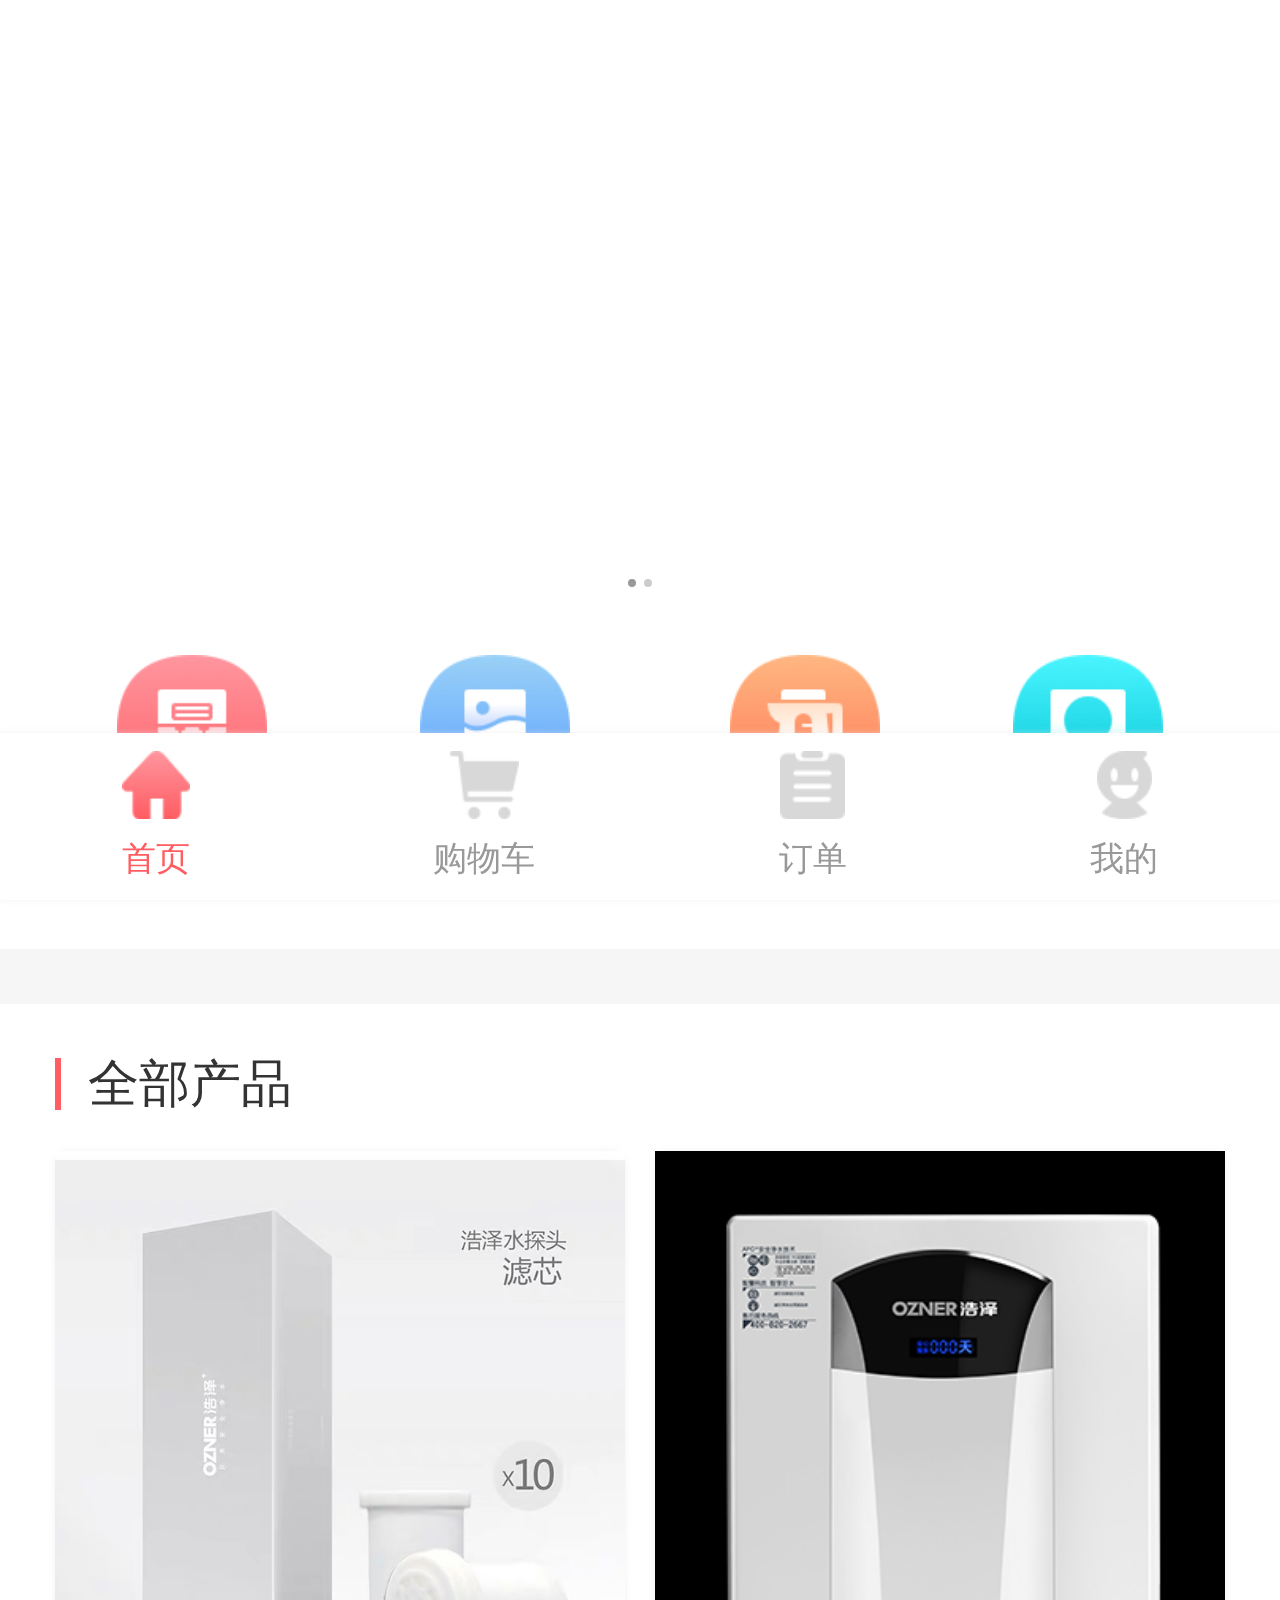
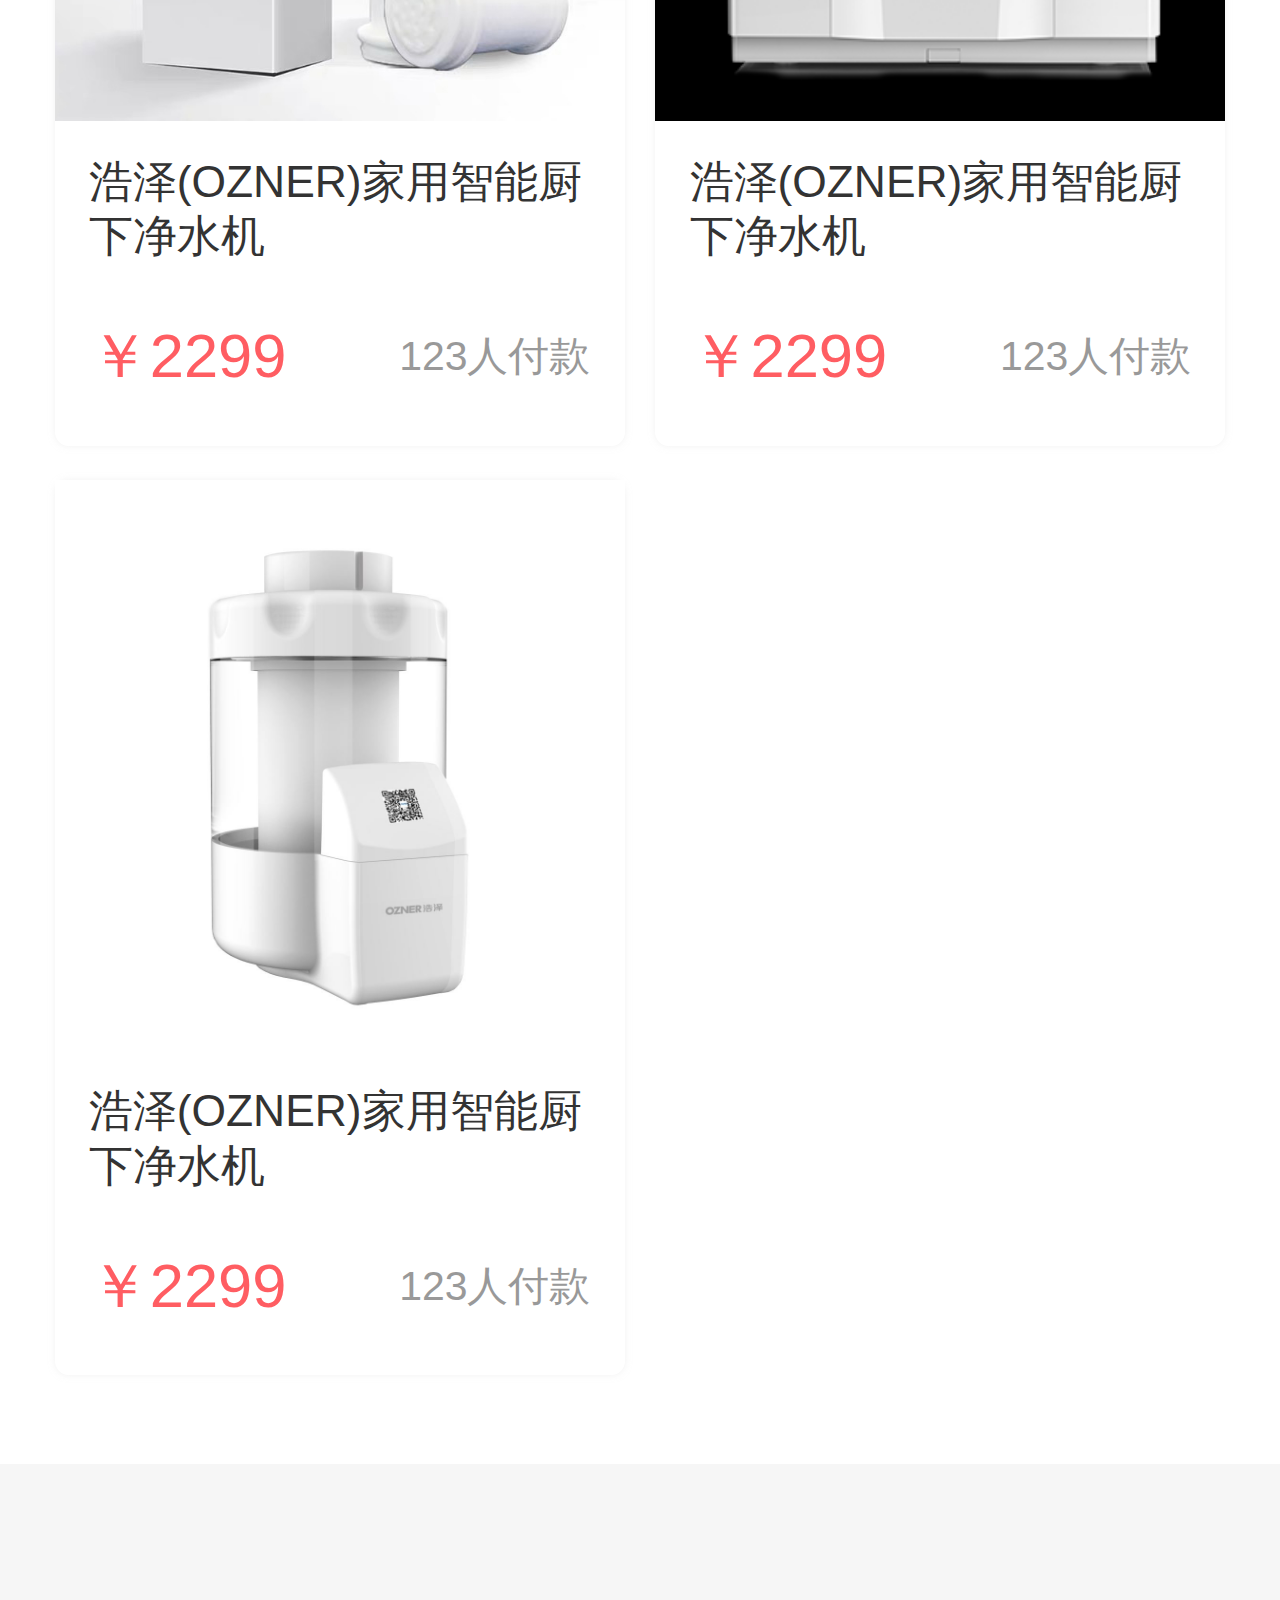
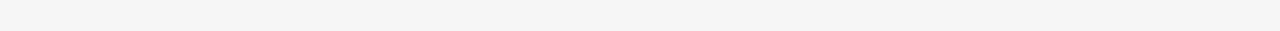
<file: index.html>
<!doctype html>
<html rem=750>
<head>
    <title>首页</title>
    <meta charset="utf-8">
    <meta name="viewport" content="width=device-width, initial-scale=1.0, maximum-scale=1.0, user-scalable=yes">
    <meta name="description" content="首页">
    <meta name="Keywords" content="首页">
    <meta http-equiv="X-UA-Compatible" content="IE=edge,chrome=1">
    <meta name="renderer" content="webkit">
    <link rel="stylesheet" type="text/css" href="./css/common.css">
    <link rel="stylesheet" type="text/css" href="./css/index.css">
    <link rel="stylesheet" type="text/css" href="./css/reset.css">
    <link rel="stylesheet" type="text/css" href="./css/swiper.css">
    <script src="./js/swiper.js"></script>
    <script src="./js/jquery.min.js"></script>
</head>
<body>
<div class="container-box">
    <div class="banner-box">
        <!--轮播图-->
        <div class="banner">
            <div class="swiper-container">
                <div class="swiper-wrapper">
                    <div class="swiper-slide">
                        <a href="" style="background-image: url('http://img.51xlx.com/UploadFile/files/750_350.png')"></a>
                    </div>
                    <div class="swiper-slide">
                        <a href="" style="background-image: url('http://img.51xlx.com/UploadFile/files/750_350.png')"></a>
                    </div>
                </div>
                <div class="swiper-pagination"></div>

            </div>
        </div>
        <!--商品种类导航-->
        <div class="nav-box">
            <a href="category.html" class="nav-item">
                <div class="nav-img">
                    <img src="./img/净水器@2x.png" alt="">
                </div>
                <div class="nav-t">净水器</div>
            </a>
            <a class="nav-item">
                <div class="nav-img">
                    <img src="./img/空气净化器@2x.png" alt="">
                </div>
                <div class="nav-t">空气净化器</div>
            </a>
            <a class="nav-item">
                <div class="nav-img">
                    <img src="./img/智能产品@2x.png" alt="">
                </div>
                <div class="nav-t">智能产品</div>
            </a>
            <a class="nav-item">
                <div class="nav-img">
                    <img src="./img/洗碗机@2x.png" alt="">
                </div>
                <div class="nav-t">洗碗机</div>
            </a>
        </div>
    </div>
    <div class="container">
        <div class="head-title">全部产品</div>
        <ul class="goods-list">
            <a href="goods.html" class="goods-item">
                <div class="item-img" style="background-image: url('./img/微信图片_20200714201605.png')"></div>
                <div class="item-title hidden2">浩泽(OZNER)家用智能厨下净水机</div>
                <div class="item-price">
                    <span class="price">￥2299</span>
                    <span class="num">123人付款</span>
                </div>
            </a>
            <a class="goods-item">
                <div class="item-img" style="background-image: url('./img/微信图片_20200714201616.png')"></div>
                <div class="item-title hidden2">浩泽(OZNER)家用智能厨下净水机</div>
                <div class="item-price">
                    <span class="price">￥2299</span>
                    <span class="num">123人付款</span>
                </div>
            </a>
            <a class="goods-item">
                <div class="item-img" style="background-image: url('./img/微信图片_20200714201626.png')"></div>
                <div class="item-title hidden2">浩泽(OZNER)家用智能厨下净水机</div>
                <div class="item-price">
                    <span class="price">￥2299</span>
                    <span class="num">123人付款</span>
                </div>
            </a>
        </ul>
    </div>
    <nav>
        <a href="index.html" class="active">
            <img src="./img/首页@2x.png" alt="">
            <div class="nav-t">首页</div>
        </a>
        <a href="car.html">
            <img src="./img/购物车灰@2x.png" alt="">
            <div class="nav-t">购物车</div>
        </a>
        <a href="orderList.html">
            <img src="./img/订单灰@2x.png" alt="">
            <div class="nav-t">订单</div>
        </a>
        <a href="about.html">
            <img src="./img/我的灰@2x.png" alt="">
            <div class="nav-t">我的</div>
        </a>
    </nav>
</div>
</body>
<script>
    var mySwiper = new Swiper('.banner .swiper-container', {
        pagination: {
            el: '.swiper-pagination',
            clickable :true,
        },
        loop : true
    })
</script>
</html>
</file>
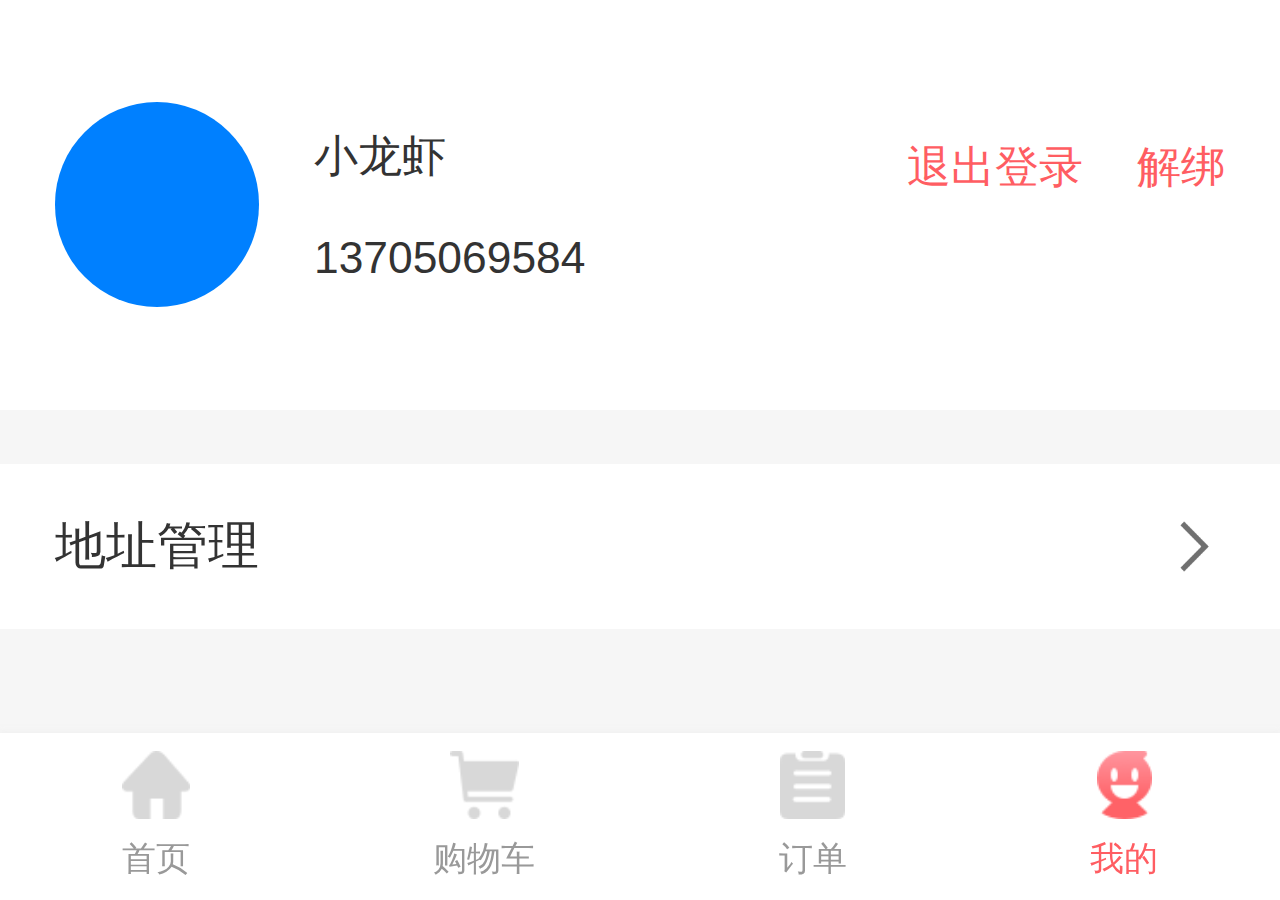
<file: about.html>
<!doctype html>
<html rem=750>
<head>
    <title>我的</title>
    <meta charset="utf-8">
    <meta name="viewport" content="width=device-width, initial-scale=1.0, maximum-scale=1.0, user-scalable=yes">
    <meta name="description" content="我的">
    <meta name="Keywords" content="我的">
    <meta http-equiv="X-UA-Compatible" content="IE=edge,chrome=1">
    <meta name="renderer" content="webkit">
    <link rel="stylesheet" type="text/css" href="./css/common.css">
    <link rel="stylesheet" type="text/css" href="./css/index.css">
    <link rel="stylesheet" type="text/css" href="./css/reset.css">
</head>
<body>
<div class="container-box">
    <div class="user-info">
        <div class="user-img"></div>
        <div class="info-box">
            <div class="name">小龙虾</div>
            <div class="mobile">13705069584</div>
        </div>
        <div class="login-out">
            <a class="login-o">退出登录</a>
            <a href="">解绑</a>
        </div>
    </div>
    <a class="link" href="./address.html">
        <span>地址管理</span>
        <img src="./img/fanhui.png" alt="">
    </a>
    <nav>
        <a href="index.html">
            <img src="./img/首页灰@2x.png" alt="">
            <div class="nav-t">首页</div>
        </a>
        <a href="car.html">
            <img src="./img/购物车灰@2x.png" alt="">
            <div class="nav-t">购物车</div>
        </a>
        <a href="orderList.html">
            <img src="./img/订单灰@2x.png" alt="">
            <div class="nav-t">订单</div>
        </a>
        <a href="about.html" class="active">
            <img src="./img/我的@2x.png" alt="">
            <div class="nav-t">我的</div>
        </a>
    </nav>
</div>
</body>
<script src="./js/jquery.min.js"></script>
<script src="./js/layer.js"></script>
<script src="./js/login.js"></script>
</html>
</file>
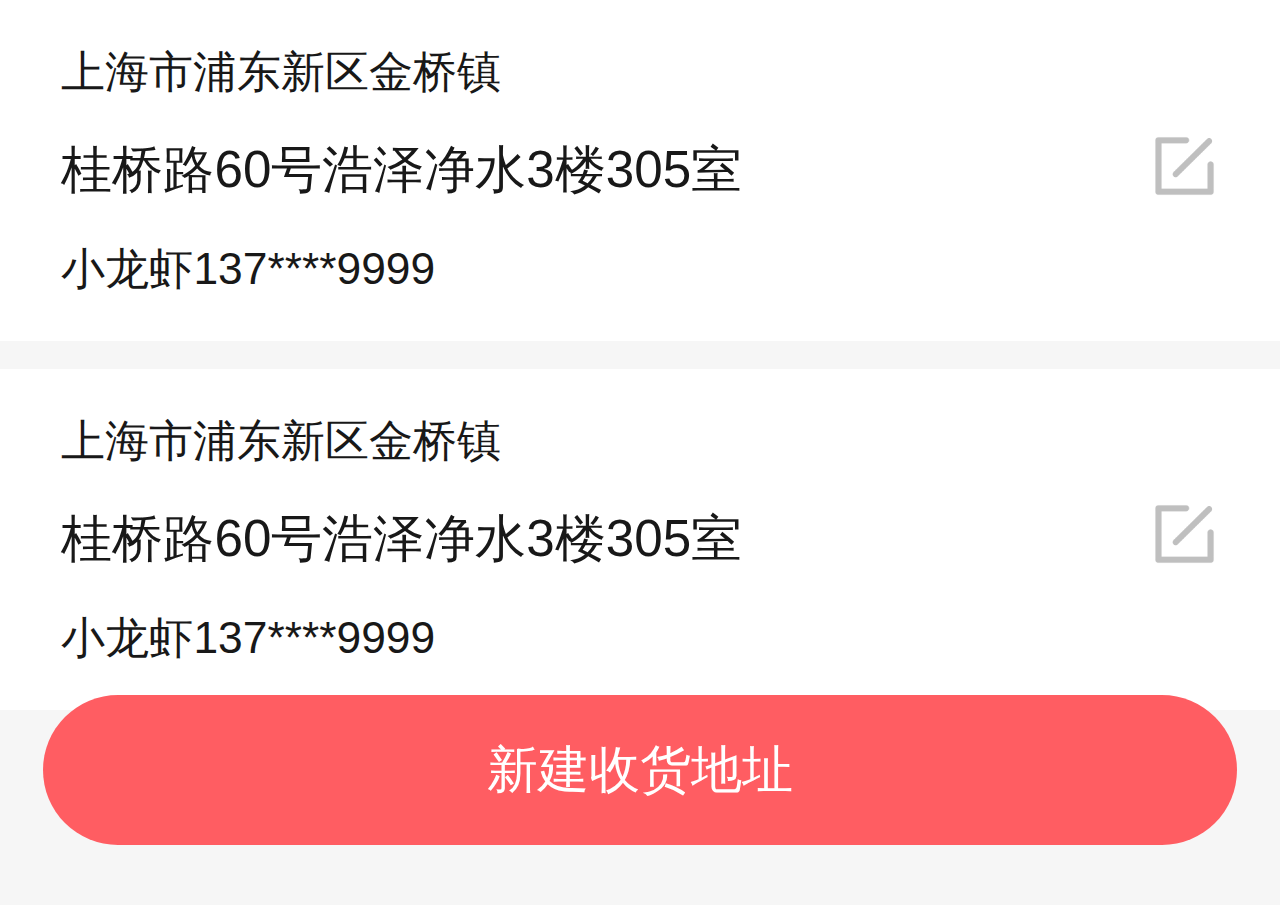
<file: address.html>
<!doctype html>
<html rem=750>
<head>
    <title>地址管理</title>
    <meta charset="utf-8">
    <meta name="viewport" content="width=device-width, initial-scale=1.0, maximum-scale=1.0, user-scalable=yes">
    <meta name="description" content="地址管理">
    <meta name="Keywords" content="地址管理">
    <meta http-equiv="X-UA-Compatible" content="IE=edge,chrome=1">
    <meta name="renderer" content="webkit">
    <link rel="stylesheet" type="text/css" href="./css/reset.css">
    <link rel="stylesheet" type="text/css" href="./css/common.css">
    <link rel="stylesheet" type="text/css" href="./css/order.css">
</head>
<body>
<div class="container-box">
    <div class="address-box mt16">
        <div class="address-info">
            <div class="address-p">上海市浦东新区金桥镇</div>
            <div class="address-d">桂桥路60号浩泽净水3楼305室</div>
            <div style="margin-top: 0.2rem"><span id="name">小龙虾</span><span id="mobile">137****9999</span></div>
        </div>
        <a href="./addAddress.html">
            <img src="./img/edit.png" alt="">
        </a>
    </div>
    <div class="address-box mt16">
        <div class="address-info">
            <div class="address-p">上海市浦东新区金桥镇</div>
            <div class="address-d">桂桥路60号浩泽净水3楼305室</div>
            <div style="margin-top: 0.2rem"><span id="name">小龙虾</span><span id="mobile">137****9999</span></div>
        </div>
        <a href="./addAddress.html">
            <img src="./img/edit.png" alt="">
        </a>
    </div>
    <div class="add-address full-btn">新建收货地址</div>
</div>
</body>
<script src="./js/jquery.min.js"></script>
<script src="./js/layer.js"></script>
<script src="./js/global.js"></script>
</html>
</file>
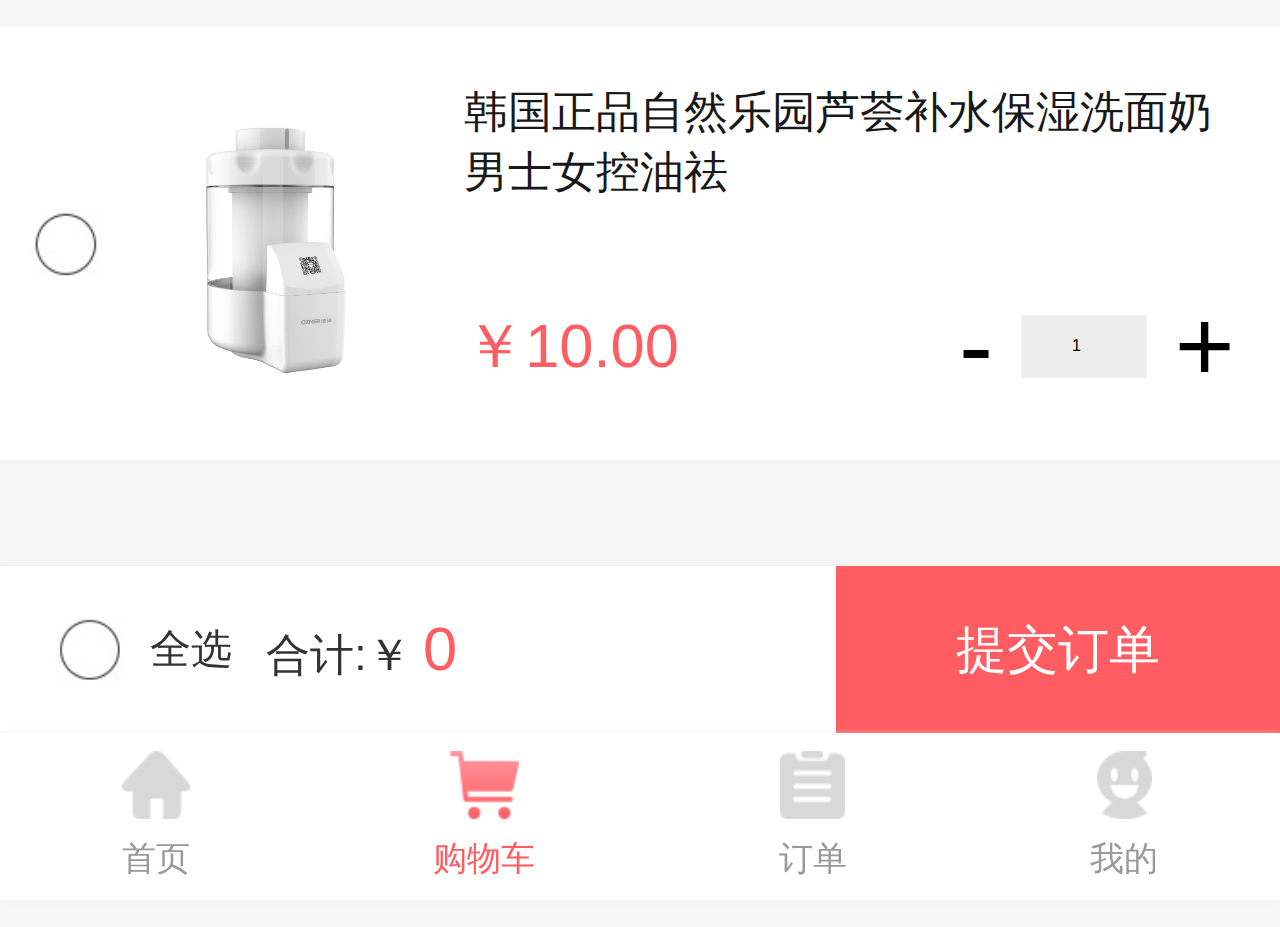
<file: car.html>
<!doctype html>
<html rem=750>
<head>
    <title>购物车</title>
    <meta charset="utf-8">
    <meta name="viewport" content="width=device-width, initial-scale=1.0, maximum-scale=1.0, user-scalable=yes">
    <meta name="description" content="购物车">
    <meta name="Keywords" content="购物车">
    <meta http-equiv="X-UA-Compatible" content="IE=edge,chrome=1">
    <meta name="renderer" content="webkit">
    <link rel="stylesheet" type="text/css" href="css/reset.css">
    <link rel="stylesheet" type="text/css" href="css/car.css">
    <link rel="stylesheet" type="text/css" href="./css/common.css">
    <script type="text/javascript" src="js/jquery.min.js"></script>
</head>
<body>
<div class="container-box">
    <div class="lb">
        <div class="check">
            <div class="xz" data="0"></div>
        </div>
        <div class="goods-img" style="background-image: url('./img/微信图片_20200714201626.png')"></div>
        <div class="mid">
            <p class="name hidden2">韩国正品自然乐园芦荟补水保湿洗面奶男士女控油祛</p>
            <div class="mid-b">
                <div class="price">
                    <p>￥<span class="pri">10.00</span></p>
                </div>
                <div class="jj">
                    <span class="jia">-</span>
                    <input disabled class="num" type="number" value="1">
                    <span class="jian">+</span>
                </div>
            </div>

        </div>
    </div>
    <div class="fix_bottom">
        <div id="qx" data="0"></div>
        <span style="color: #333;font-size: 0.24rem">全选</span>
        <div class="zjq">
            合计:￥
            <span id="zj" >0</span>
        </div>
        <div class="car-sub">提交订单</div>
    </div>
    <nav>
        <a href="index.html">
            <img src="./img/首页灰@2x.png" alt="">
            <div class="nav-t">首页</div>
        </a>
        <a href="car.html" class="active">
            <img src="./img/购物车@2x.png" alt="">
            <div class="nav-t">购物车</div>
        </a>
        <a href="orderList.html">
            <img src="./img/订单灰@2x.png" alt="">
            <div class="nav-t">订单</div>
        </a>
        <a href="about.html">
            <img src="./img/我的灰@2x.png" alt="">
            <div class="nav-t">我的</div>
        </a>
    </nav>
</div>

<script type="text/javascript">
    $(function(){
        js();
        $(".xz").click(function(){
            var a = $(this).attr("data");
            if (a==0) {
                $(this).css("background-image","url(img/check_on.jpg)");
                $(this).attr("data",1)
            }else{
                $(this).css("background-image","url(img/check.jpg)");
                $(this).attr("data",0)
                $("#qx").attr("data",0);
                $("#qx").css("background-image","url(img/check.jpg)");
            }
            js();

        })
        $("#qx").click(function(){
            var a = $(this).attr("data");
            if (a==0) {
                $(".xz").attr("data",1);
                $(this).css("background-image","url(img/check_on.jpg)");
                $(".xz").css("background-image","url(img/check_on.jpg)");
                $(this).attr("data",1);
            }else{
                $(".xz").attr("data",0);
                $(this).css("background-image","url(img/check.jpg)");
                $(".xz").css("background-image","url(img/check.jpg)");
                $(this).attr("data",0);
            }
            js();
        })
        $(".jian").click(function(){
            var a = $(this).prev().val();
            a++;
            $(this).prev().val(a);
            js();

        })
        $(".jia").click(function(){
            var a = $(this).next().val();
            a--;
            $(this).next().val(a);
            var a = $(".xz").attr("data");
            if(a==1){
                js();
            }
        })
        $(".del").click(function(){
            $(this).parent().parent().remove();
            js();
        })
        function js(){
            var num=0;
            var conut=0;
            $(".xz").each(function(){
                if ($(this).attr("data")==1) {
                    var b = $(this).parent().next().next().find(".num").val();
                    var jg = $(this).parent().next().next().find(".pri").text();
                    conut+=parseInt(b);
                    num+=b*jg;
                }
            })
            console.log(num)
            $('#zj').html(num);
        }
    })

</script>
</body>
</html>
</file>
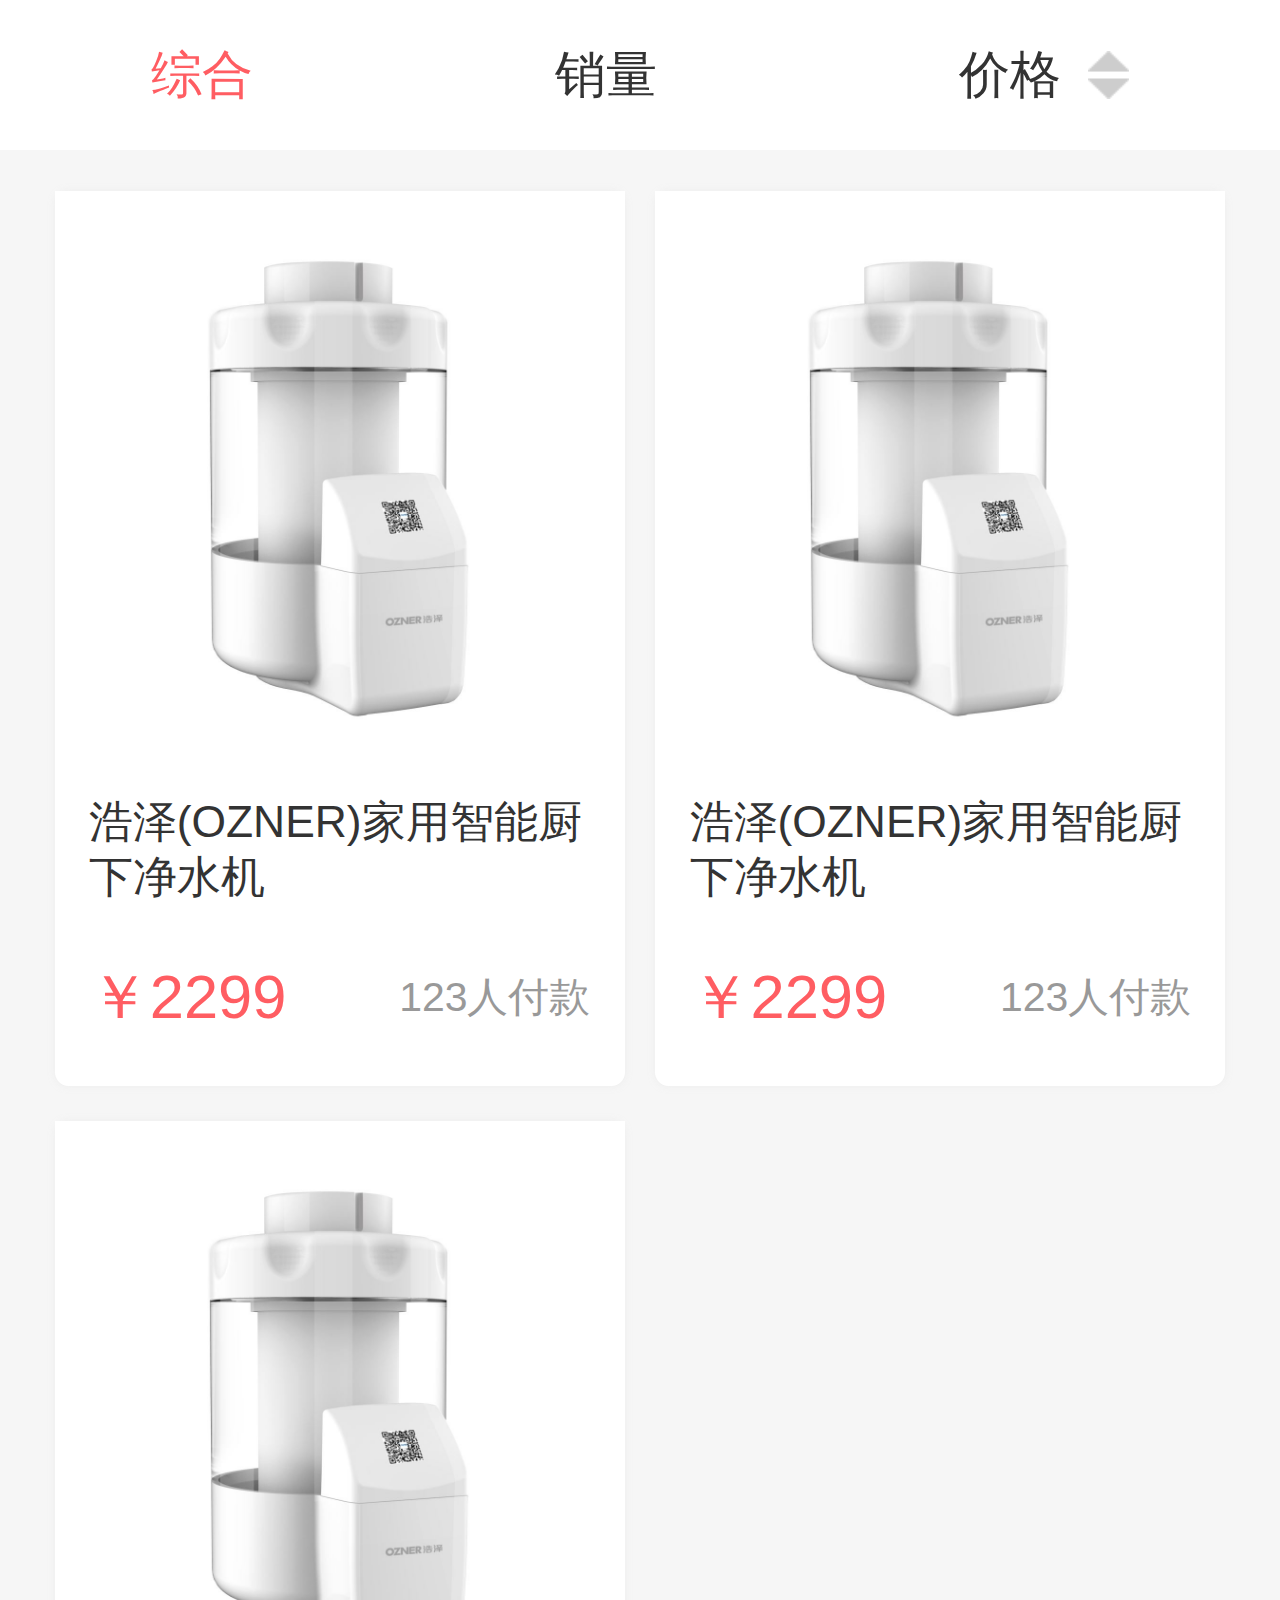
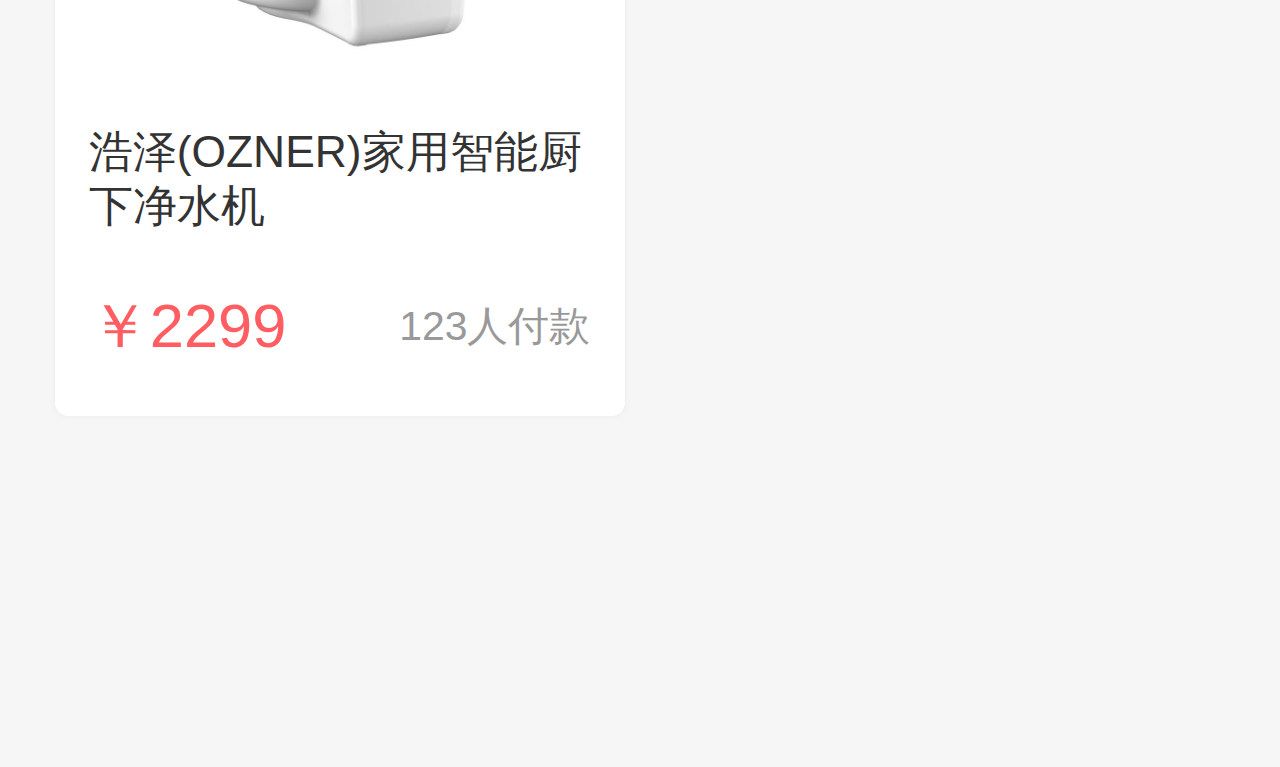
<file: category.html>
<!doctype html>
<html rem=750>
<head>
    <title>分类</title>
    <meta charset="utf-8">
    <meta name="viewport" content="width=device-width, initial-scale=1.0, maximum-scale=1.0, user-scalable=yes">
    <meta name="description" content="分类">
    <meta name="Keywords" content="分类">
    <meta http-equiv="X-UA-Compatible" content="IE=edge,chrome=1">
    <meta name="renderer" content="webkit">
    <link rel="stylesheet" type="text/css" href="./css/common.css">
    <link rel="stylesheet" type="text/css" href="./css/reset.css">
    <script src="./js/jquery.min.js"></script>
</head>
<body>
<div class="container-box">
    <ul class="cate-nav">
        <li class="active" data-id="0">综合</li>
        <li data-flag="id">销量</li>
        <li class="cate-price" data-id="1">价格 <img src="img/上下3@2x.png" alt=""></li>
    </ul>
    <div class="cate-list">
        <ul class="goods-list">
            <li class="goods-item">
                <div class="item-img" style="background-image: url('./img/微信图片_20200714201626.png')"></div>
                <div class="item-title hidden2">浩泽(OZNER)家用智能厨下净水机</div>
                <div class="item-price">
                    <span class="price">￥2299</span>
                    <span class="num">123人付款</span>
                </div>
            </li>
            <li class="goods-item">
                <div class="item-img" style="background-image: url('./img/微信图片_20200714201626.png')"></div>
                <div class="item-title hidden2">浩泽(OZNER)家用智能厨下净水机</div>
                <div class="item-price">
                    <span class="price">￥2299</span>
                    <span class="num">123人付款</span>
                </div>
            </li>
            <li class="goods-item">
                <div class="item-img" style="background-image: url('./img/微信图片_20200714201626.png')"></div>
                <div class="item-title hidden2">浩泽(OZNER)家用智能厨下净水机</div>
                <div class="item-price">
                    <span class="price">￥2299</span>
                    <span class="num">123人付款</span>
                </div>
            </li>
        </ul>
    </div>

</div>
</body>
<script>
    var flag = 1
    $('.cate-nav li').click(function ()
    {
        //获取点击的元素给其添加样式，讲其兄弟元素的样式移除
        $(this).addClass("active").siblings().removeClass("active");
        if ($(this).data('id')==1){
            if (flag==1){
                $('.cate-price img').attr('src','img/上下2@2x.png')
                flag = 2
            } else{
                $('.cate-price img').attr('src','img/上下@2x.png')
                flag = 1
            }
        }else{
            $('.cate-price img').attr('src','img/上下3@2x.png')
        }
    });
</script>
</html>
</file>
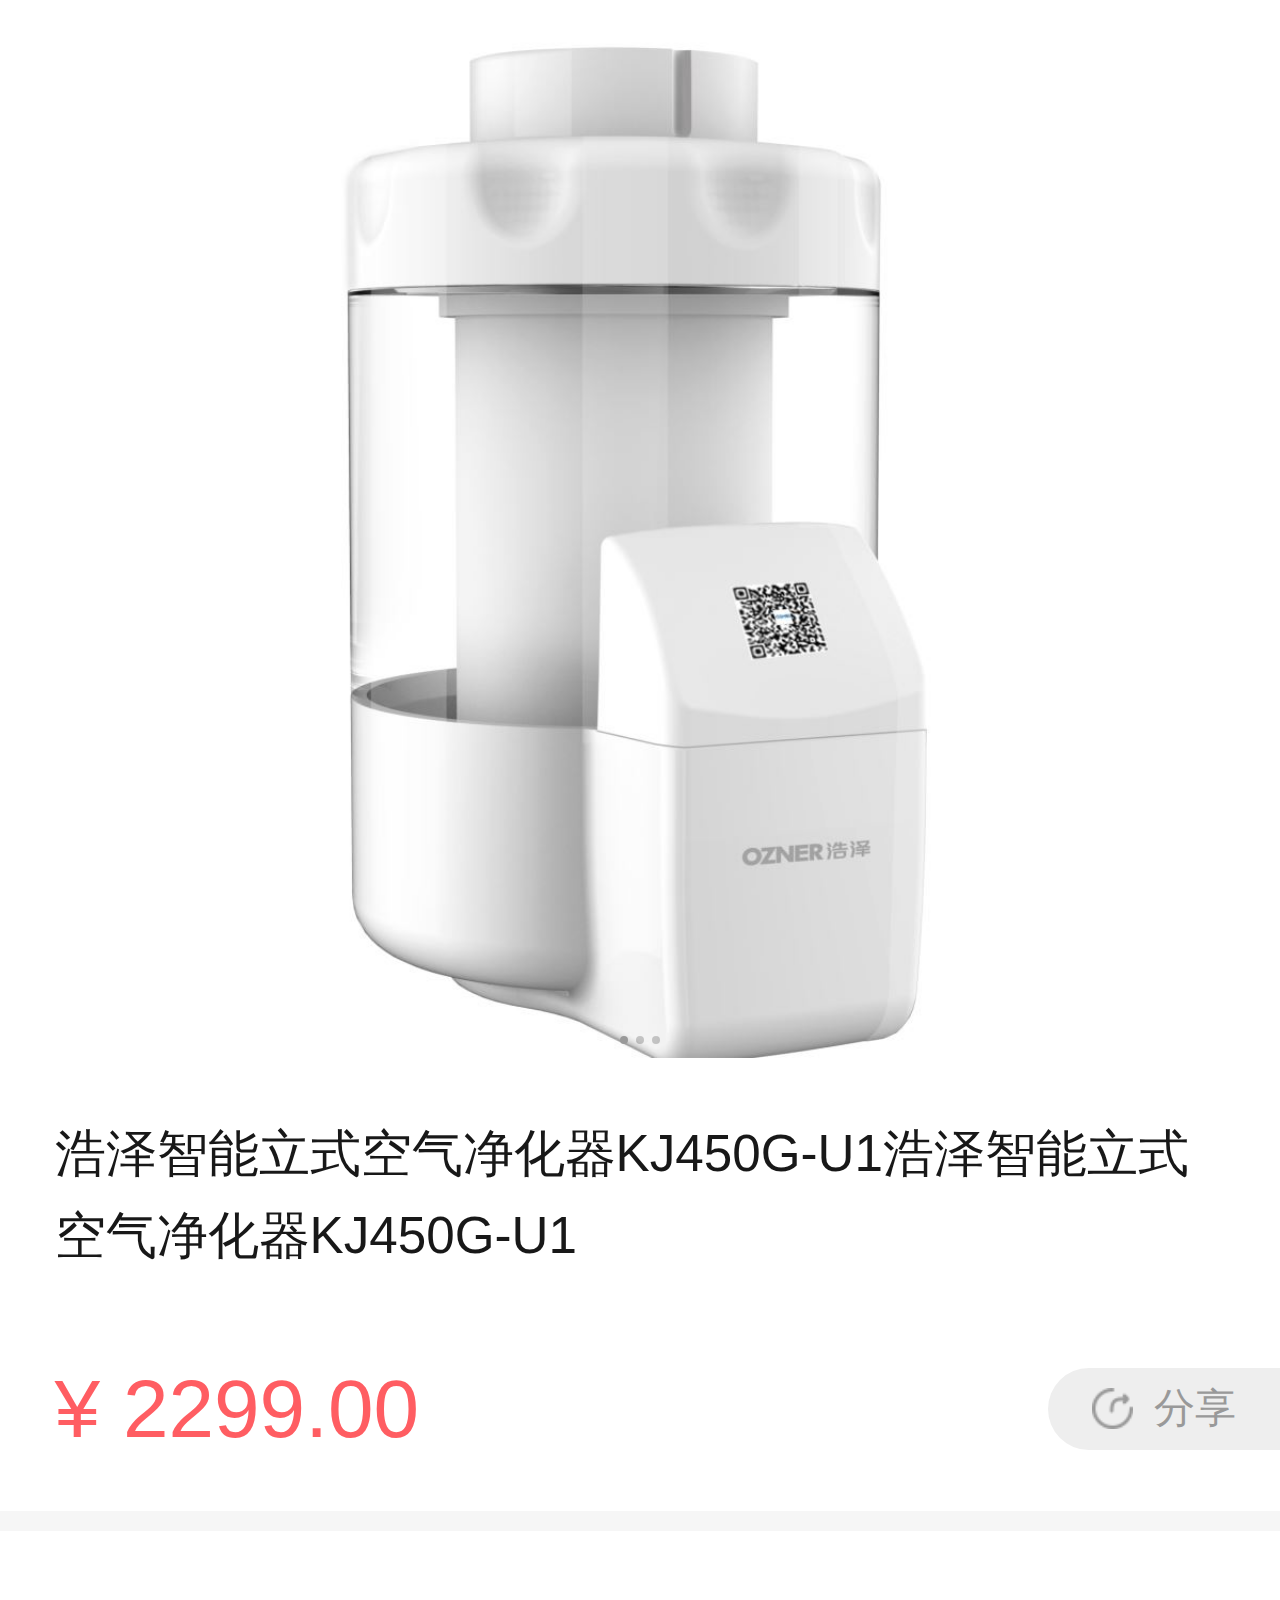
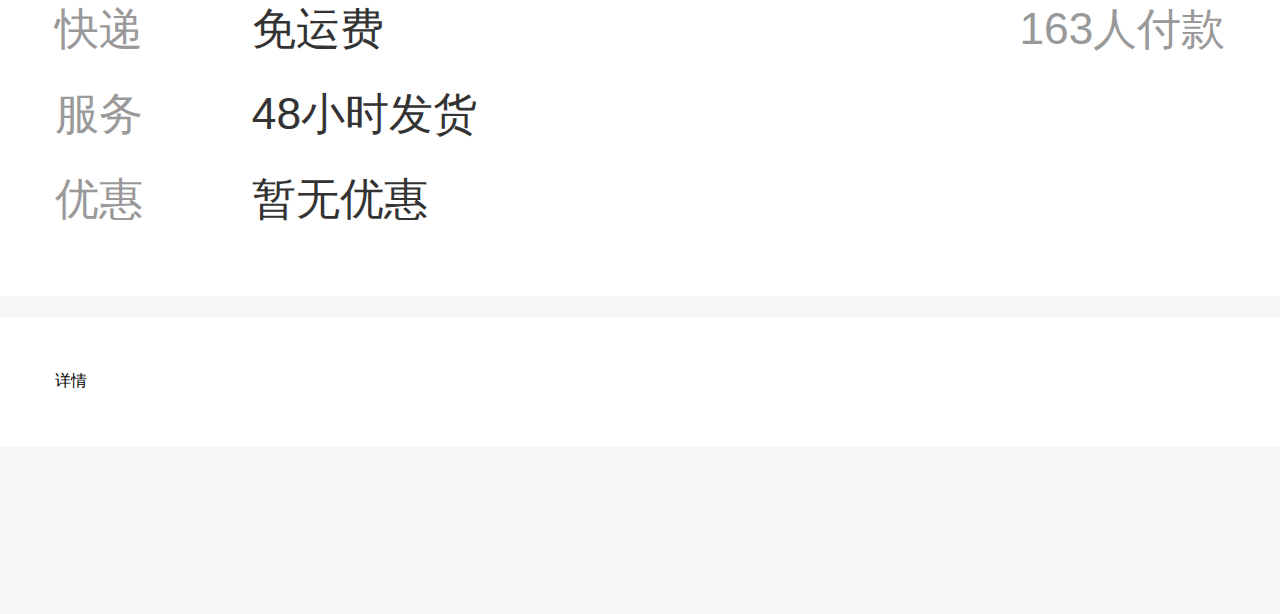
<file: goods.html>
<!doctype html>
<html rem=750>
<head>
    <title>商品详情</title>
    <meta charset="utf-8">
    <meta name="viewport" content="width=device-width, initial-scale=1.0, maximum-scale=1.0, user-scalable=yes">
    <meta name="description" content="商品详情">
    <meta name="Keywords" content="商品详情">
    <meta http-equiv="X-UA-Compatible" content="IE=edge,chrome=1">
    <meta name="renderer" content="webkit">
    <link rel="stylesheet" type="text/css" href="./css/common.css">
    <link rel="stylesheet" type="text/css" href="./css/goods.css">
    <link rel="stylesheet" type="text/css" href="./css/reset.css">
    <link rel="stylesheet" type="text/css" href="./css/swiper.css">
    <script src="./js/swiper.js"></script>
    <script src="./js/jquery.min.js"></script>
</head>
<body>
<div class="container-box">
    <div class="banner-box">
        <!--轮播图-->
        <div class="banner">
            <div class="swiper-container">
                <div class="swiper-wrapper">
                    <div class="swiper-slide">
                        <a href="" style="background-image: url('./img/微信图片_20200714201626.png')"></a>
                    </div>
                    <div class="swiper-slide">
                        <a href=""  style="background-image: url('./img/微信图片_20200714201616.png')"></a>
                    </div>
                    <div class="swiper-slide">
                        <a href=""  style="background-image: url('./img/微信图片_20200714201605.png')"></a>
                    </div>
                </div>
                <div class="swiper-pagination"></div>
            </div>
        </div>
    </div>
    <div class="goods-info">
        <div class="goods-t hidden2">浩泽智能立式空气净化器KJ450G-U1浩泽智能立式空气净化器KJ450G-U1</div>
        <div class="goods-price-box">
            <span class="goods-price">¥ 2299.00</span>
            <a class="fx">
                <img src="./img/分享@2x.png" alt="">
                分享
            </a>
        </div>
    </div>
    <div class="goods-info" style="margin-top: 0.12rem">
        <div class="goods-info-item">
            <span class="label">快递</span>
            <span class="goods-info-t">免运费</span>
            <span class="label" style="margin-left: auto">163人付款</span>
        </div>
        <div class="goods-info-item">
            <span class="label">服务</span>
            <span class="goods-info-t">48小时发货</span>
        </div>
        <div class="goods-info-item">
            <span class="label">优惠</span>
            <span class="goods-info-t">暂无优惠</span>
        </div>
    </div>
    <div class="goods-info" style="margin-top: 0.12rem">
        详情
    </div>
    <div class="goods-submit-box">
        <div class="left">
            <a>
                <img src="./img/客服@2x.png" alt="">
                <div class="nav-t">客服</div>
            </a>
            <a href="./car.html">
                <img src="./img/购物车小@2x.png" alt="">
                <div class="nav-t">购物车</div>
            </a>
        </div>
        <div class="add-car goods-submit-btn">加入购物车</div>
        <div class="add-buy goods-submit-btn">立即购买</div>
    </div>
</div>
</body>
<script>
    var mySwiper = new Swiper('.banner .swiper-container', {
        pagination: {
            el: '.swiper-pagination',
            clickable :true,
        },
        loop : true
    })
</script>
<script src="./js/layer.js"></script>
<script src="./js/global.js"></script>
</html>
</file>
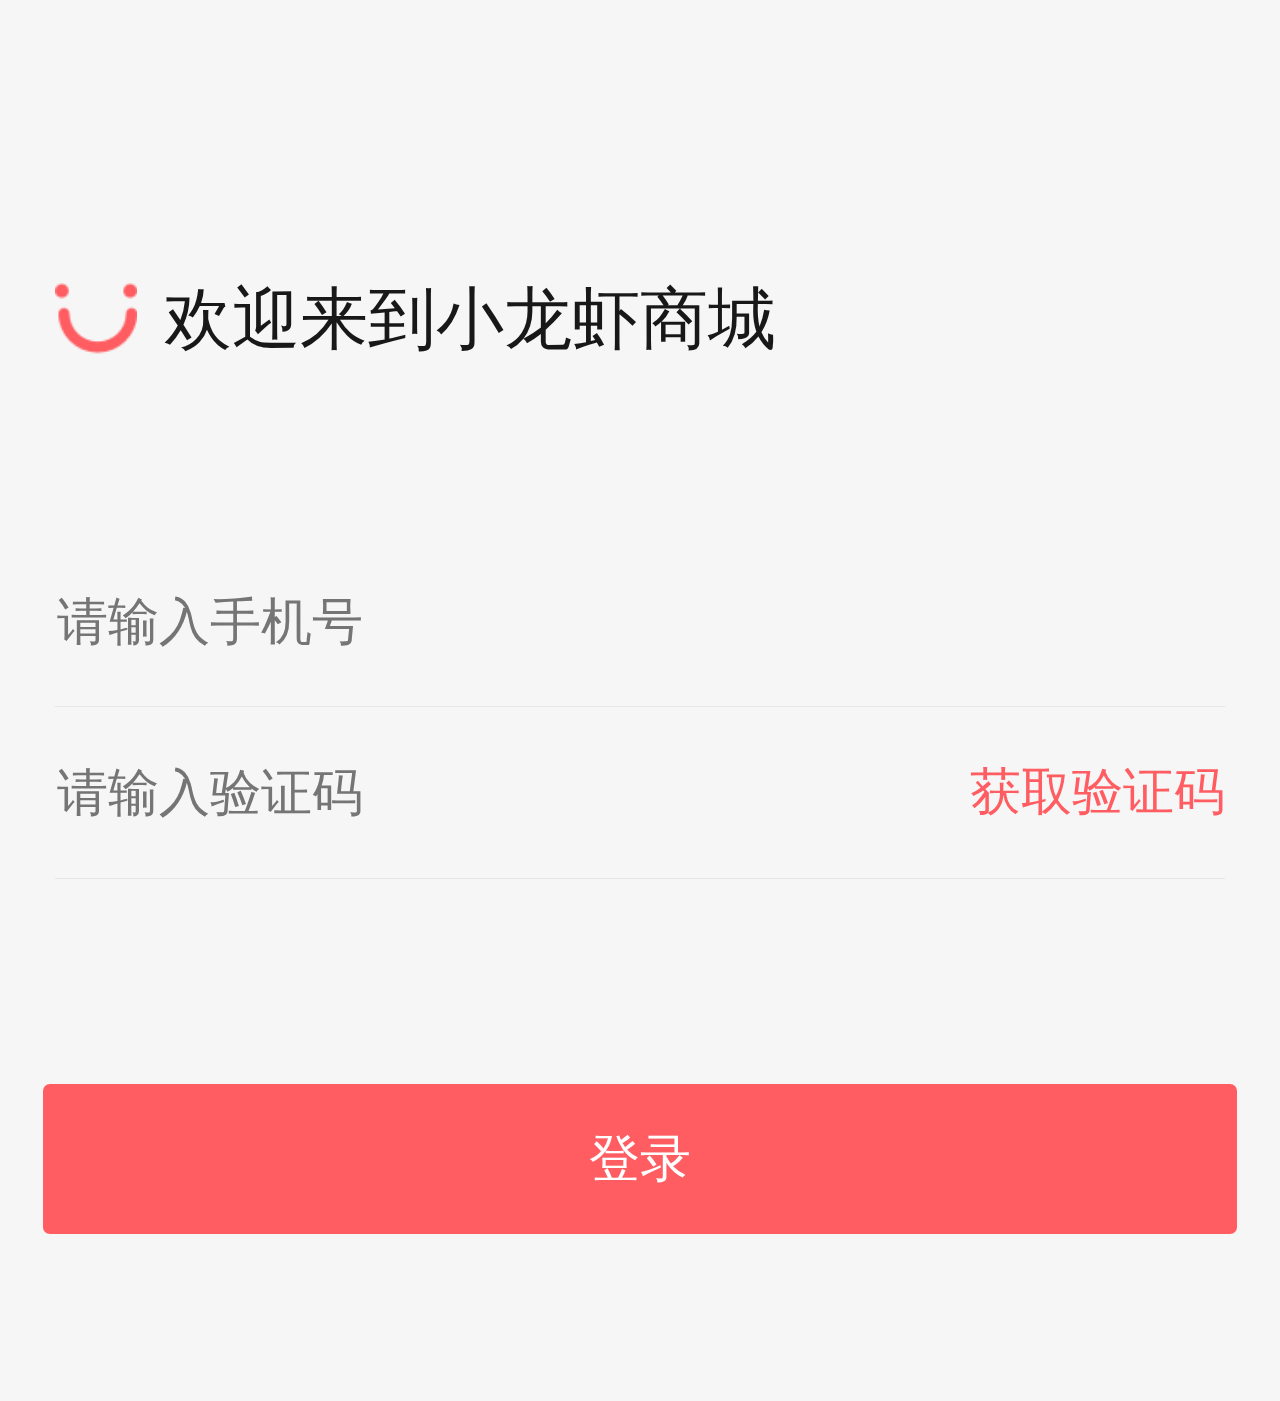
<file: login.html>
<!doctype html>
<html rem=750>
<head>
    <title>登录</title>
    <meta charset="utf-8">
    <meta name="viewport" content="width=device-width, initial-scale=1.0, maximum-scale=1.0, user-scalable=yes">
    <meta name="description" content="登录">
    <meta name="Keywords" content="登录">
    <meta http-equiv="X-UA-Compatible" content="IE=edge,chrome=1">
    <meta name="renderer" content="webkit">
    <link rel="stylesheet" type="text/css" href="./css/reset.css">
    <link rel="stylesheet" type="text/css" href="./css/login.css">
</head>
<body>
<div class="container-box">
    <div class="login-h">
        <img src="./img/huanying.png" alt="">
        <span>欢迎来到小龙虾商城</span>
    </div>
    <div class="login-box">
        <div class="form-item">
            <div class="input-box">
                <input id="mobile" type="text" placeholder="请输入手机号">
            </div>
        </div>
        <div class="form-item">
            <div class="input-box">
                <input id="yzm" type="text" placeholder="请输入验证码">
            </div>
            <a class="title">获取验证码</a>
        </div>
    </div>
    <div class="login full-btn">登录</div>
</div>
</body>
<script src="./js/jquery.min.js"></script>
<script src="./js/layer.js"></script>
<script src="./js/login.js"></script>
</html>
</file>
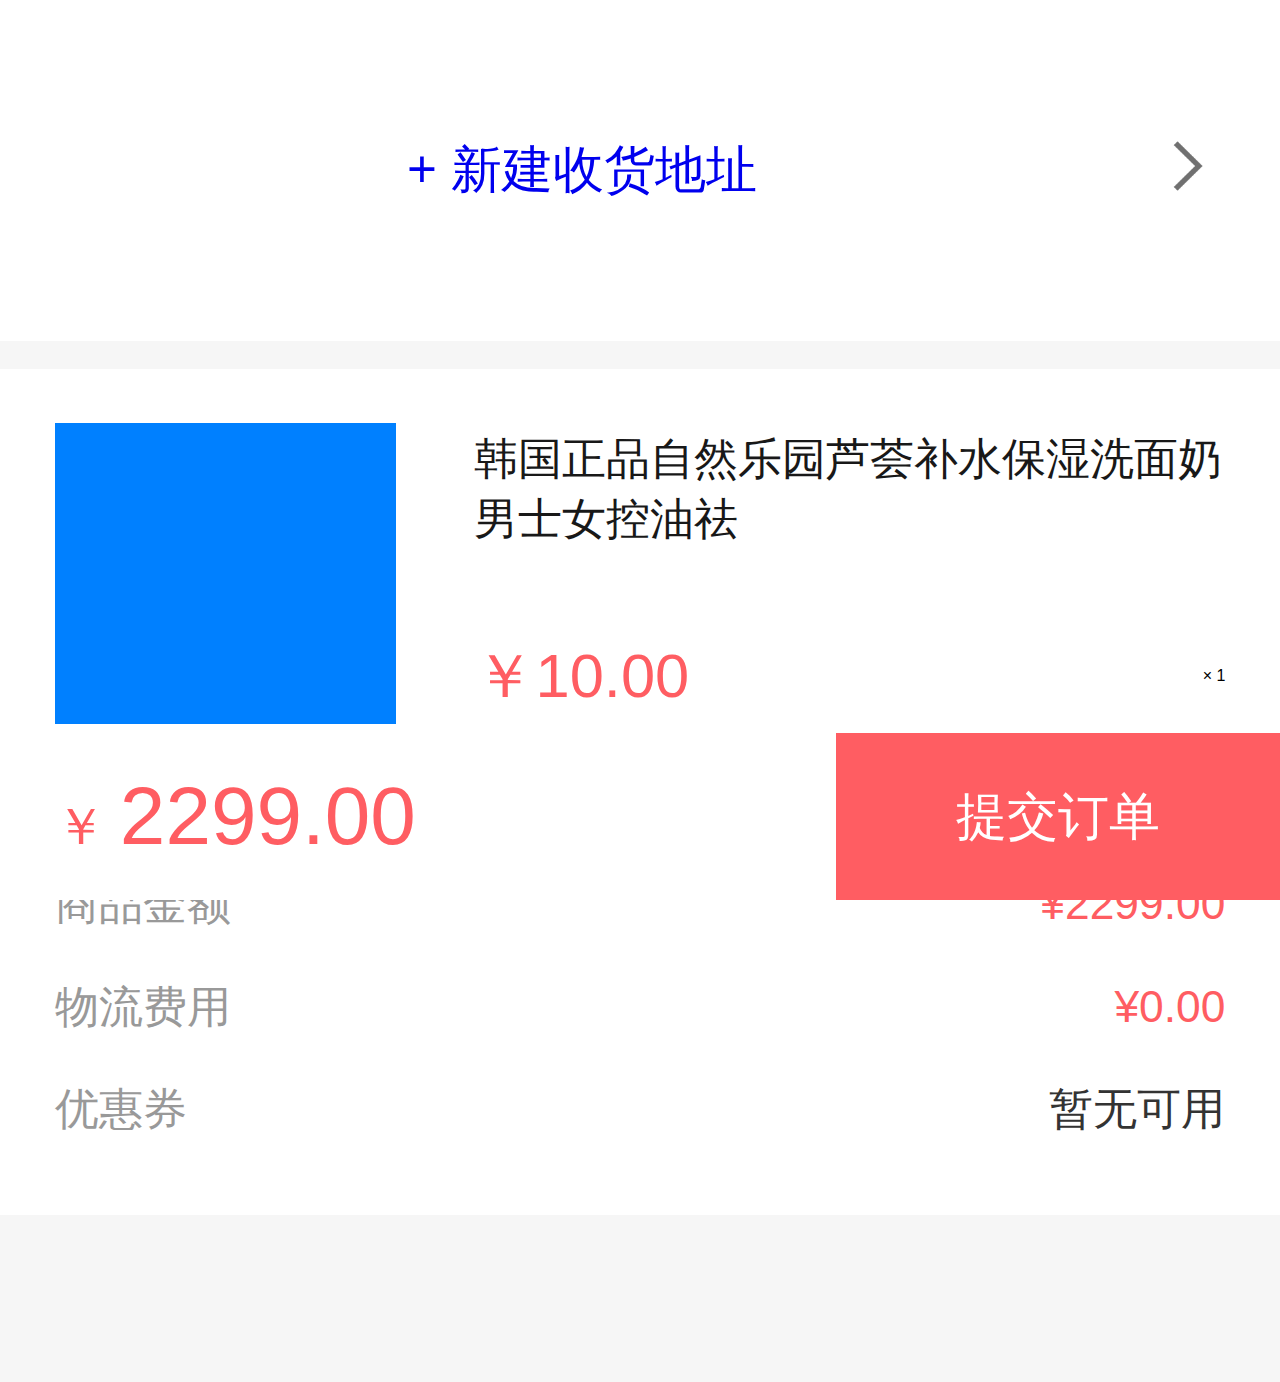
<file: order.html>
<!doctype html>
<html rem=750>
<head>
    <title>填写订单</title>
    <meta charset="utf-8">
    <meta name="viewport" content="width=device-width, initial-scale=1.0, maximum-scale=1.0, user-scalable=yes">
    <meta name="description" content="填写订单">
    <meta name="Keywords" content="填写订单">
    <meta http-equiv="X-UA-Compatible" content="IE=edge,chrome=1">
    <meta name="renderer" content="webkit">
    <link rel="stylesheet" type="text/css" href="./css/reset.css">
    <link rel="stylesheet" type="text/css" href="./css/common.css">
    <link rel="stylesheet" type="text/css" href="./css/order.css">
    <script src="./js/jquery.min.js"></script>
</head>
<body>
<div class="container-box">
    <div class="address-box">
        <!--<div class="address-info">-->
            <!--<div id="address-p">上海市浦东新区金桥镇</div>-->
            <!--<div id="address-d">桂桥路60号浩泽净水3楼305室</div>-->
            <!--<div style="margin-top: 0.2rem"><span id="name">小龙虾</span><span id="mobile">137****9999</span></div>-->
        <!--</div>-->
        <div class="address-info add-address">
            <a href="./addAddress.html">+  新建收货地址</a>
        </div>
        <a href="./address.html">
            <img src="./img/fanhui.png" alt="">
        </a>
    </div>
    <div class="order-g">
        <div class="lb">
            <div class="goods-img"></div>
            <div class="mid">
                <p class="name hidden2">韩国正品自然乐园芦荟补水保湿洗面奶男士女控油祛</p>
                <div class="mid-b">
                    <div class="price">
                        <p>￥<span class="pri">10.00</span></p>
                    </div>
                    <div class="jj">
                        × 1
                    </div>
                </div>
            </div>
        </div>
    </div>
    <div class="goods-info" style="margin-top: 0.12rem">
        <div class="goods-info-item">
            <span class="label">商品金额</span>
            <span class="goods-info-t">¥2299.00</span>
        </div>
        <div class="goods-info-item">
            <span class="label">物流费用</span>
            <span class="goods-info-t">¥0.00</span>
        </div>
        <div class="goods-info-item">
            <span class="label">优惠券</span>
            <span class="goods-info-t" style="color: #333">暂无可用</span>
        </div>
    </div>
    <div class="fix_bottom">
        <div class="zjq">￥
            <span id="zj" >2299.00</span>
        </div>
        <div class="car-sub" id="goodSubmit">提交订单</div>
    </div>
</div>
</body>
<script src="./js/layer.js"></script>
<script src="./js/global.js"></script>
</html>
</file>
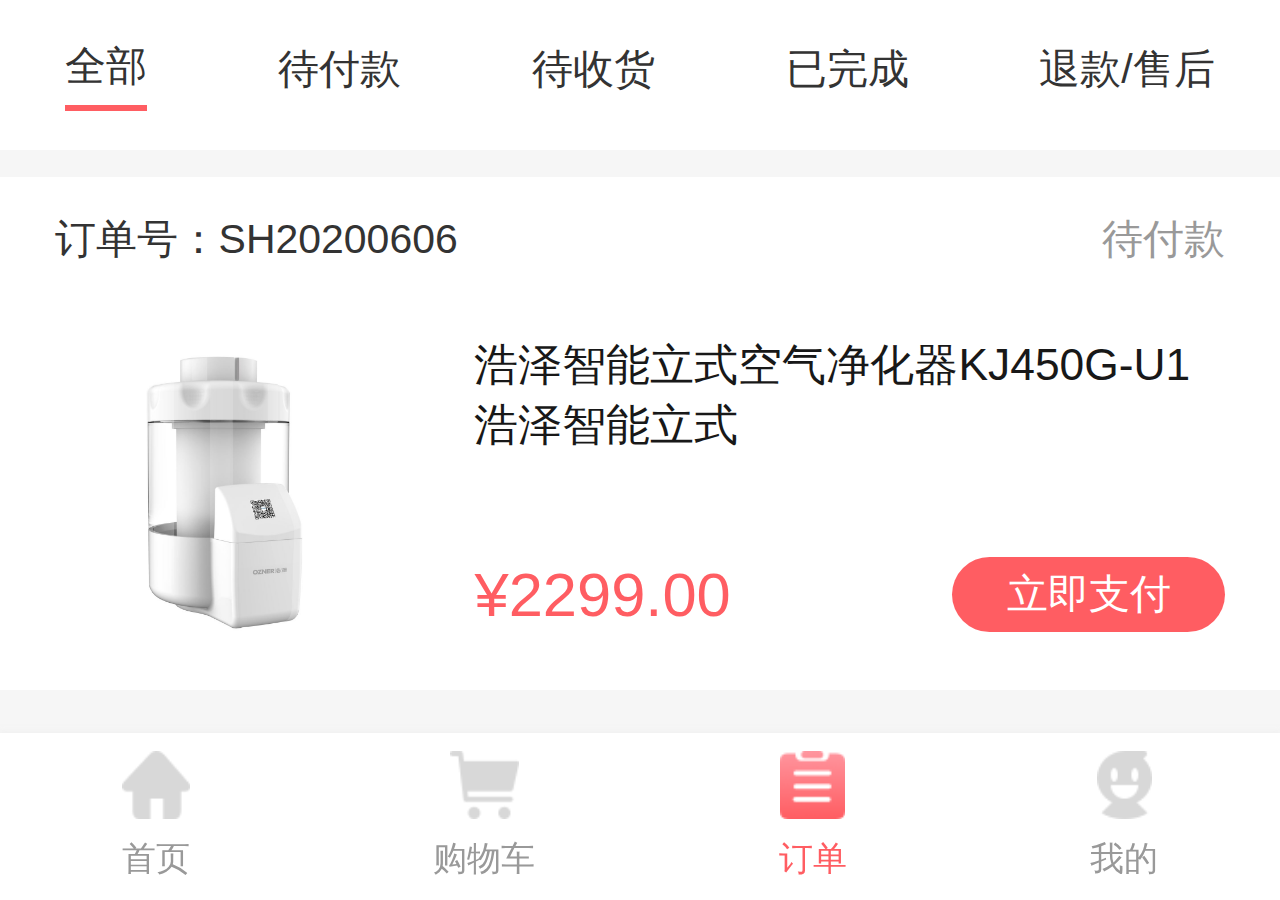
<file: orderList.html>
<!doctype html>
<html rem=750>
<head>
    <title>订单</title>
    <meta charset="utf-8">
    <meta name="viewport" content="width=device-width, initial-scale=1.0, maximum-scale=1.0, user-scalable=yes">
    <meta name="description" content="订单">
    <meta name="Keywords" content="订单">
    <meta http-equiv="X-UA-Compatible" content="IE=edge,chrome=1">
    <meta name="renderer" content="webkit">
    <link rel="stylesheet" type="text/css" href="./css/common.css">
    <link rel="stylesheet" type="text/css" href="./css/reset.css">
    <script src="./js/jquery.min.js"></script>
</head>
<body>
<div class="container-box">
    <ul class="order-nav">
        <li class="active">全部</li>
        <li>待付款</li>
        <li>待收货</li>
        <li>已完成</li>
        <li>退款/售后</li>
    </ul>
    <ul class="order-list">
        <li class="active">
            <div class="order-item">
                <div class="order-num">
                    <span >订单号：SH20200606</span>
                    <span  style="color: #999">待付款</span>
                </div>
                <div class="order-con">
                    <div class="order-img" style="background-image: url('./img/微信图片_20200714201626.png')"></div>
                    <div class="order-r">
                        <p class="hidden2">浩泽智能立式空气净化器KJ450G-U1浩泽智能立式</p>
                        <div class="order-price">
                            <span>¥2299.00</span>
                            <div class="btn submit">立即支付</div>
                        </div>
                    </div>
                </div>
            </div>
        </li>
        <li></li>
        <li>
            <div class="order-item">
                <div class="order-num">
                    <span >订单号：SH20200606</span>
                    <span  style="color: #999">已完成</span>
                </div>
                <div class="order-con">
                    <div class="order-img" style="background-image: url('./img/微信图片_20200714201626.png')"></div>
                    <div class="order-r">
                        <p class="hidden2">浩泽智能立式空气净化器KJ450G-U1浩泽智能立式</p>
                        <div class="order-price">
                            <span>¥2299.00</span>
                            <div class="btn pla">再次购买</div>
                        </div>
                    </div>
                </div>
            </div>
        </li>
        <li>
            <div class="order-item">
                <div class="order-num">
                    <span >订单号：SH20200606</span>
                    <span  style="color: #999">已完成</span>
                </div>
                <div class="order-con">
                    <div class="order-img" style="background-image: url('./img/微信图片_20200714201626.png')"></div>
                    <div class="order-r">
                        <p class="hidden2">浩泽智能立式空气净化器KJ450G-U1浩泽智能立式</p>
                        <div class="order-price">
                            <span>¥2299.00</span>
                            <div class="btn pla">再次购买</div>
                        </div>
                    </div>
                </div>
            </div>
            <div class="order-item">
                <div class="order-num">
                    <span >订单号：SH20200606</span>
                    <span  style="color: #999">已完成</span>
                </div>
                <div class="order-con">
                    <div class="order-img" style="background-image: url('./img/微信图片_20200714201626.png')"></div>
                    <div class="order-r">
                        <p class="hidden2">浩泽智能立式空气净化器KJ450G-U1浩泽智能立式</p>
                        <div class="order-price">
                            <span>¥2299.00</span>
                            <div class="btn pla">再次购买</div>
                        </div>
                    </div>
                </div>
            </div>
            <div class="order-item">
                <div class="order-num">
                    <span >订单号：SH20200606</span>
                    <span  style="color: #999">已完成</span>
                </div>
                <div class="order-con">
                    <div class="order-img" style="background-image: url('./img/微信图片_20200714201626.png')"></div>
                    <div class="order-r">
                        <p class="hidden2">浩泽智能立式空气净化器KJ450G-U1浩泽智能立式</p>
                        <div class="order-price">
                            <span>¥2299.00</span>
                            <div class="btn pla">再次购买</div>
                        </div>
                    </div>
                </div>
            </div>
        </li>
        <li>
            <div class="order-item">
                <div class="order-num">
                    <span>订单号：SH20200606</span>
                    <span style="color: #999">已完成</span>
                </div>
                <div class="order-con">
                    <div class="order-img" style="background-image: url('./img/微信图片_20200714201626.png')"></div>
                    <div class="order-r">
                        <p class="hidden2">浩泽智能立式空气净化器KJ450G-U1浩泽智能立式</p>
                        <div class="order-price">
                            <span>¥2299.00</span>
                            <div class="btn pla">再次购买</div>
                        </div>
                    </div>
                </div>
            </div>
            <div class="order-item">
                <div class="order-num">
                    <span >订单号：SH20200606</span>
                    <span  style="color: #999">已完成</span>
                </div>
                <div class="order-con">
                    <div class="order-img" style="background-image: url('./img/微信图片_20200714201626.png')"></div>
                    <div class="order-r">
                        <p class="hidden2">浩泽智能立式空气净化器KJ450G-U1浩泽智能立式</p>
                        <div class="order-price">
                            <span>¥2299.00</span>
                            <div class="btn pla">再次购买</div>
                        </div>
                    </div>
                </div>
            </div>
        </li>
    </ul>
    <nav>
        <a href="index.html">
            <img src="./img/首页灰@2x.png" alt="">
            <div class="nav-t">首页</div>
        </a>
        <a href="car.html">
            <img src="./img/购物车灰@2x.png" alt="">
            <div class="nav-t">购物车</div>
        </a>
        <a href="orderList.html" class="active">
            <img src="./img/订单@2x.png" alt="">
            <div class="nav-t">订单</div>
        </a>
        <a href="about.html">
            <img src="./img/我的灰@2x.png" alt="">
            <div class="nav-t">我的</div>
        </a>
    </nav>
</div>
</body>
<script>
    $('.order-nav li').click(function ()
    {
        //获取点击的元素给其添加样式，讲其兄弟元素的样式移除
        $(this).addClass("active").siblings().removeClass("active");
        //获取选中元素的下标
        var index = $(this).index();
        $('.order-list li').eq(index).addClass("active").siblings().removeClass("active");
    });
</script>
</html>
</file>
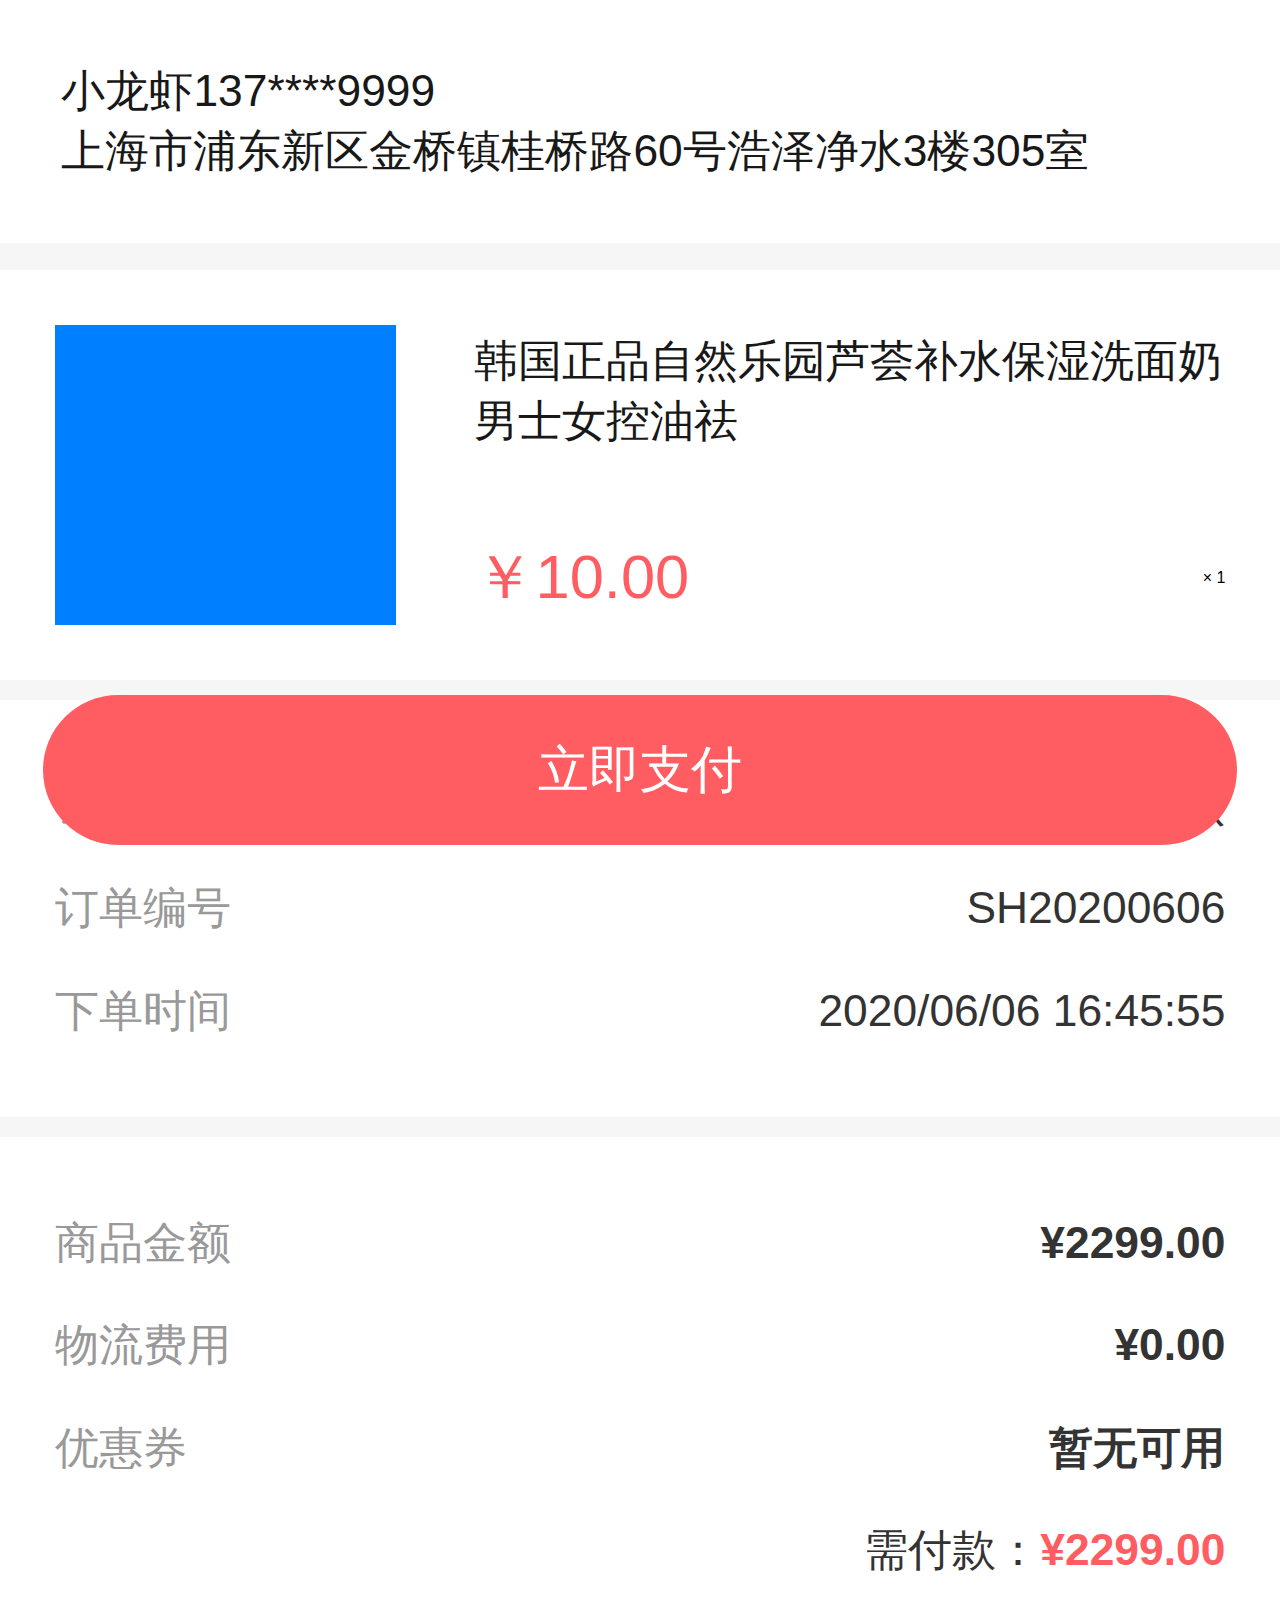
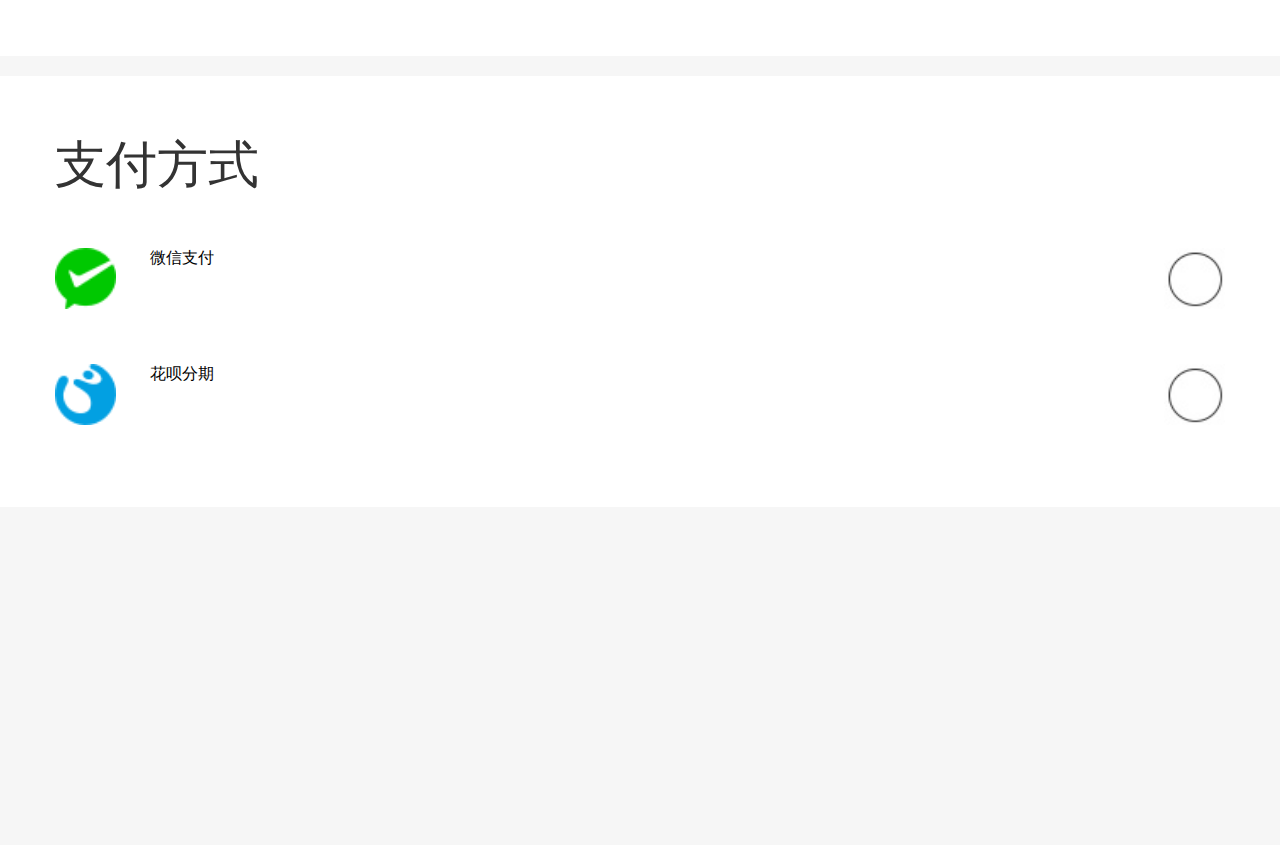
<file: submitOrder.html>
<!doctype html>
<html rem=750>
<head>
    <title>提交订单</title>
    <meta charset="utf-8">
    <meta name="viewport" content="width=device-width, initial-scale=1.0, maximum-scale=1.0, user-scalable=yes">
    <meta name="description" content="提交订单">
    <meta name="Keywords" content="提交订单">
    <meta http-equiv="X-UA-Compatible" content="IE=edge,chrome=1">
    <meta name="renderer" content="webkit">
    <link rel="stylesheet" type="text/css" href="./css/reset.css">
    <link rel="stylesheet" type="text/css" href="./css/common.css">
    <link rel="stylesheet" type="text/css" href="./css/order.css">
    <script src="./js/jquery.min.js"></script>
</head>
<body>
<div class="container-box">
    <div class="address-box" style="height: unset">
        <div class="address-info">
            <div ><span id="name">小龙虾</span><span id="mobile">137****9999</span></div>
            <div id="address-p">上海市浦东新区金桥镇桂桥路60号浩泽净水3楼305室</div>
        </div>
    </div>
    <div class="order-g">
        <div class="lb">
            <div class="goods-img"></div>
            <div class="mid">
                <p class="name hidden2">韩国正品自然乐园芦荟补水保湿洗面奶男士女控油祛</p>
                <div class="mid-b">
                    <div class="price">
                        <p>￥<span class="pri">10.00</span></p>
                    </div>
                    <div class="jj">
                        × 1
                    </div>
                </div>
            </div>
        </div>
    </div>
    <div class="goods-info" style="margin-top: 0.12rem">
        <div class="goods-info-item">
            <span class="label">订单状态</span>
            <span class="goods-info-t" style="color: #333">已确认</span>
        </div>
        <div class="goods-info-item">
            <span class="label">订单编号</span>
            <span class="goods-info-t" style="color: #333">SH20200606</span>
        </div>
        <div class="goods-info-item">
            <span class="label">下单时间</span>
            <span class="goods-info-t" style="color: #333">2020/06/06  16:45:55</span>
        </div>
    </div>
    <div class="goods-info" style="margin-top: 0.12rem">
        <div class="goods-info-item">
            <span class="label">商品金额</span>
            <span class="goods-info-t" style="color: #333;font-weight: bold">¥2299.00</span>
        </div>
        <div class="goods-info-item">
            <span class="label">物流费用</span>
            <span class="goods-info-t" style="color: #333;font-weight: bold">¥0.00</span>
        </div>
        <div class="goods-info-item">
            <span class="label">优惠券</span>
            <span class="goods-info-t" style="color: #333;font-weight: bold">暂无可用</span>
        </div>
        <div class="goods-info-item">
            <span class="label"></span>
            <span class="goods-info-t" style="color: #333">需付款：<span class="goods-info-t" style="font-weight: bold">¥2299.00</span></span>
        </div>
    </div>
    <div class="goods-info" style="margin: 0.12rem 0 1rem">
        <div class="pay-h">支付方式</div>
        <div class="pay-item" data-pay="wx">
            <img src="./img/微信支付@2x.png" alt="">
            <span class="label">微信支付</span>
            <div class="check"></div>
        </div>
        <div class="pay-item" data-pay="alipay">
            <img src="./img/花呗分期@2x.png" alt="">
            <span class="label">花呗分期</span>
            <div class="check"></div>
        </div>
    </div>
    <div class="sub-pay full-btn">立即支付</div>
</div>
</body>
<script src="./js/layer.js"></script>
<script src="./js/global.js"></script>
</html>
</file>
<file: css/common.css>
html,body{
	width: 100%;
	height: 100%;
	background-color: #F6F6F6;
}
.container-box{
	width: 100%;
    padding-bottom: 0.98rem;
}
/*底部导航*/
.container-box nav{
    position: fixed;
    bottom: 0;
    left: 0;
    width: 100%;
    height: 0.98rem;
    background-color: #fff;
    box-shadow: 0px 0px 6px 0px
    rgba(230, 230, 230, 0.5);
    display: flex;
    align-items: center;
    justify-content: space-around;
}
nav a{
    display: flex;
    flex-direction: column;
    align-items: center;
    justify-content: center;
}
nav img{
    height: 0.4rem;
}
nav .nav-t{
    margin-top: 0.1rem;
    font-size: 0.2rem;
    color: #999999;
}
nav .active .nav-t{
    color: #ff5d62;
}
/*商品列表*/
.goods-list{
	margin-top: 0.24rem;
	display: flex;
	justify-content: space-between;
	flex-wrap: wrap;
}
.goods-list .goods-item{
    display: block;
	margin-bottom: 0.2rem;
	width: 3.34rem;
	background-color: #ffffff;
	box-shadow: 0px 0px 6px 0px
	rgba(230, 230, 230, 0.5);
	border-radius: 0.08rem;
}
.goods-item .item-img{
	width: 100%;
	height: 3.34rem;
	background: no-repeat center/cover;
}
.goods-item .item-title{
	margin-top: 0.2rem;
	padding: 0 0.2rem;
	font-size: 0.26rem;
	color: #333333;
	line-height: 0.32rem;
}
.goods-item .item-price{
	margin-top: 0.3rem;
	padding: 0 0.2rem 0.28rem;
	display: flex;
	justify-content: space-between;
	align-items: center;
}
.goods-item .price{
	font-size: 0.36rem;
	color: #ff5d62;
}
.goods-item .num{
	font-size: 0.24rem;
	color: #999999;
}
.link{
	display: flex;
	justify-content: space-between;
	align-items: center;
	margin-top: 0.32rem;
	background-color: #fff;
	padding: 0.28rem 0.32rem;
	font-size: 0.3rem;
	color: #333333;
}
.link img{
    height: 0.4rem;
}
/*订单列表*/
.order-nav{
    display: flex;
    justify-content: space-around;
    align-items: center;
    width: 100%;
    height: 0.88rem;
    background-color: #ffffff;
}
.order-nav li{
    font-size: 0.24rem;
    padding-bottom: 0.06rem;
    color: #333333;
}
.order-nav .active{
    border-bottom: 0.04rem solid #ff5d62;
}
.order-list li{
    display: none;
}
.order-list .active{
    display: block;
}
.order-list .order-item{
    margin-top: 0.16rem;
    padding: 0.2rem 0.32rem 0.32rem;
    background-color: #fff;
}
.order-item .order-num{
    display: flex;
    justify-content: space-between;
    align-items: center;
    font-size: 0.24rem;
    color: #333;
}
.order-con{
    margin-top: 0.4rem;
    display: flex;
    justify-content: space-between;
}
.order-con .order-img{
    width: 2rem;
    height: 1.76rem;
    margin-right: 0.2rem;
    background: no-repeat center/cover;
}
.order-con .order-r{
    width: 4.4rem;
}
.order-r p{
    font-size: 0.26rem;
    color: #181818;
}
.order-price{
    margin-top: 0.6rem;
    display: flex;
    justify-content: space-between;
    align-items: center;
}
.order-price span{
    font-size: 0.36rem;
    color: #ff5d62;
}
.btn{
    width: 1.6rem;
    height: 0.44rem;
    line-height: 0.44rem;
    text-align: center;
    font-size: 0.24rem;
    border-radius: 0.22rem;
    box-sizing: border-box;
}
.submit{
    color: #fff;
    background-color: #ff5d62;
}
.pla{
    color: #ff5d62;
    background-color: #fff;
    border: solid 1px #ff5d62;
}
/*分类导航*/
.cate-nav{
    position: fixed;
    top: 0;
    left: 0;
    display: flex;
    justify-content: space-around;
    align-items: center;
    width: 100%;
    height: 0.88rem;
    background-color: #ffffff;
}
.cate-nav li{
    font-size: 0.3rem;
    color: #333333;
}
.cate-nav .active{
    color: #ff5d62;
}
.cate-price{
    display: flex;
    align-items: center;
}
.cate-price img{
    margin-left: 0.16rem;
    width: 0.24rem;
}
.cate-list{
    padding: 0.88rem 0.32rem;
}
</file>
<file: css/order.css>
.address-box{
    height: 2rem;
    padding: 0.36rem;
    background-color: #fff;
    display: flex;
    align-items: center;
    justify-content: space-between;
    color: #181818;
    font-size: 0.26rem;
    box-sizing: border-box;
}
.address-d{
    margin-top: 0.2rem;
    font-size: 0.3rem;
}
.address-box img{
    height: 0.4rem;
}
.lb{
    margin-top: 0.16rem;
    display: flex;
    justify-content: space-between;
    align-items: center;
    padding: 0.32rem;
    background-color: #fff;
}
.goods-img{
    width: 2rem;
    height: 1.76rem;
    background-color: #0080ff;
}
.mid{
    width: 4.4rem;
}
.mid .name{
    font-size: 0.26rem;
    color: #181818;
}
.mid-b{
    margin-top: 0.5rem;
    display: flex;justify-content: space-between;align-items: center
}
.mid .price{
    font-size: 0.36rem;
    color: #ff5d62;
}
.goods-info{
    background-color: #fff;
    padding: 0.32rem;
}
.goods-info-item{
    display: flex;
    align-items: center;
    justify-content: space-between;
    font-size: 0.26rem;
    line-height: 0.6rem;
}
.goods-info-item .label{
    color: #999999;
}
.goods-info-item .goods-info-t{
    font-size: 0.26rem;
    color: #ff5d62;
}
.goods-info .pay-h{
    font-size: 0.3rem;
    color: #333;
    margin-bottom: 0.12rem;
}
.fix_bottom{
    position: fixed;
    bottom: 0;
    left: 0;
    width: 100%;
    height: 0.98rem;
    background-color: #fff;
    display: flex;
    align-items: center;
    justify-content: space-between;
    box-sizing: border-box;
}
.car-sub{
    margin-left: auto;
    width: 2.6rem;
    height: 100%;
    background-color: #ff5d62;
    font-size: 0.3rem;
    color: #ffffff;
    text-align: center;
    line-height: 0.98rem;
}
.zjq{
    margin-left: 0.32rem;
    font-size: 0.3rem;
    color: #ff5d62;
}
#zj{
    font-size: 0.48rem;
}
.address-info{
    width: 90%;
    font-size: 0.26rem;
}
.add-address{
    text-align: center;
}
.add-address a{
    font-size: 0.3rem;
}
.pay-item{
    padding: 0.16rem 0;
    display: flex;
}
.pay-item img{
    height: 0.36rem;
    margin-right: 0.2rem;
}
.pay-item .check{
    margin-left: auto;
    height: 0.36rem;
    width: 0.36rem;
    background: url("../img/check.jpg") no-repeat center/cover;
}
.goods-info .pay-item.active .check{
    margin-left: auto;
    height: 0.36rem;
    width: 0.36rem;
    background: url("../img/check_on.jpg") no-repeat center/cover;
}
.full-btn{
    position: fixed;
    bottom: 0.32rem;
    left: 0.25rem;
    width: 7rem;
    height: 0.88rem;
    background-color: #ff5d62;
    border-radius: 0.44rem;
    line-height: 0.88rem;
    text-align: center;
    color: #fff;
    font-size: 0.3rem;
}
.mt16{
    margin-bottom: 0.16rem;
}
</file>
<file: css/car.css>
.lb{
    margin-top: 0.16rem;
    display: flex;
    align-items: center;
    padding: 0.32rem;
    background-color: #fff;
}
.check{
    margin-left: -0.14rem;
    width: 0.4rem;
    height: 0.4rem;
}
.xz{
    width: 100%;
    height: 100%;
    background: url("../img/check.jpg") no-repeat center/cover;
}
.goods-img{
    width: 1.8rem;
    height: 1.76rem;
    background: no-repeat center/cover;
    margin-right: 0.2rem;
    margin-left: 0.14rem;
}
.mid{
    width: 4.4rem;
}
.mid .name{
    font-size: 0.26rem;
    color: #181818;
}
.mid-b{
    margin-top: 0.5rem;
    display: flex;justify-content: space-between;align-items: center
}
.mid .price{
    font-size: 0.36rem;
    color: #ff5d62;
}
.jj{
    width: 1.5rem;
    display: flex;
    align-items: center;
}
.jj span{
    font-size: 0.6rem;
}
.jj input{
    display: block;
    width: 0.72rem;
    height: 0.36rem;
    background-color: #eeeeee;
    border-radius: 1px;
    text-align: center;
    border: unset;
    margin: 0 0.16rem;
}
.fix_bottom{
    position: fixed;
    bottom: 0.98rem;
    left: 0;
    width: 100%;
    height: 0.98rem;
    background-color: #fff;
    box-shadow: 0px -1px 4px 0px
    rgba(230, 230, 230, 0.5);
    display: flex;
    align-items: center;
    padding-left: 0.32rem;
    box-sizing: border-box;
}
#qx{
    width: 0.4rem;
    height: 0.4rem;
    margin-right: 0.16rem;
    background: url("../img/check.jpg") no-repeat center/cover;
}
.zjq{
    margin-left: 0.2rem;
    font-size: 0.26rem;
    color: #333333;
}
#zj{
    font-size: 0.36rem;
    color: #ff5d62;
}
.car-sub{
    margin-left: auto;
    width: 2.6rem;
    height: 100%;
    background-color: #ff5d62;
    font-size: 0.3rem;
    color: #ffffff;
    text-align: center;
    line-height: 0.98rem;
}
</file>
<file: css/login.css>
html,body{
    width: 100%;
    height: 100%;
    background-color: #F6F6F6;
}
.container-box{
    width: 100%;
    padding-bottom: 0.98rem;
}
.login-h{
    padding: 1.6rem 0.32rem 1rem;
    display: flex;
    align-items: center;
    font-size: 0.4rem;
    color: #181818;
}
.login-h img{
    width: 0.48rem;
    margin-right: 0.16rem;
}
.login-box{
    padding: 0 0.32rem;
}
.form-item{
    height: 1rem;
    display: flex;
    justify-content: space-between;
    font-size: 0.3rem;
    align-items: center;
    border-bottom: 1px solid #e6e6e6;
}
.title{
    color: #FF5D62;
}
.input-box{
    width: 5rem;
}
.input-box input{
    display: block;
    width: 100%;
    border: none;
    color: #999999;
    outline:none;
    background-color: unset;
}
.full-btn{
    margin: 1.2rem auto 0;
    width: 7rem;
    height: 0.88rem;
    background-color: #ff5d62;
    border-radius: 0.04rem;
    line-height: 0.88rem;
    text-align: center;
    color: #fff;
    font-size: 0.3rem;
}
</file>
<file: css/index.css>
/*轮播图*/
.banner-box{
    background-color: #fff;
    padding: 0.32rem;
}
.banner-box .swiper-slide a{
    display: block;
    width: 100%;
    height: 3.2rem;
    border-radius: 0.08rem;
    background: no-repeat center/cover;
}
/*导航*/
.nav-box{
    display: flex;
    justify-content: space-around;
    align-items: center;
    padding-top: 0.32rem;
}
.nav-item{
    display: flex;
    flex-direction: column;
    align-items: center;
}
.nav-item .nav-img{
    width: 0.88rem;
    height: 0.88rem;
}
.nav-item .nav-img img{
    width: 100%;
    height: 100%;
}
.nav-item .nav-t{
    margin-top: 0.2rem;
    font-size: 0.24rem;
    color: #333333;
}
/*内容盒子*/
.container{
    background-color: #fff;
    margin-top: 0.32rem;
    padding: 0.32rem;
}
.container .head-title{
    height: 0.3rem;
    line-height: 0.3rem;
    font-size: 0.3rem;
    color: #333333;
    padding-left: 0.16rem;
    border-left: 0.04rem solid #ff5d62;
}
/*用户信息*/
.user-info{
    background-color: #fff;
    padding: 0.6rem 0.32rem;
    display: flex;
}
.user-info .user-img{
    width: 1.2rem;
    height: 1.2rem;
    border-radius: 50%;
    background-color: #0080ff;
}
.user-info .info-box{
    margin-left: 0.32rem;
    min-width: 2rem;
    height: 1.2rem;
    display: flex;
    flex-direction: column;
    justify-content: space-around;
    font-size: 0.26rem;
    color: #333333;
}
.login-out{
    margin-left: auto;
    padding-top: 0.2rem;
    display: flex;
    justify-content: flex-end;
}
.login-out a{
    margin-left: 0.32rem;
    font-size: 0.26rem;
    color: #ff5d62;
}
</file>
<file: css/goods.css>
/*轮播图*/
.banner-box .swiper-slide a{
    display: block;
    width: 100%;
    height: 6.2rem;
    background: no-repeat center/cover;
}
.goods-info{
    background-color: #fff;
    padding: 0.32rem;
}
.goods-info .goods-t{
    font-size: 0.3rem;
    line-height: 0.48rem;
    color: #181818;
}
.goods-price-box{
    display: flex;
    align-items: center;
    justify-content: space-between;
    margin-top: 0.5rem;
}
.goods-price{
    font-size: 0.48rem;
    color: #ff5d62;
}
.fx{
    width: 1.36rem;
    height: 0.48rem;
    display: flex;
    align-items: center;
    justify-content: center;
    background-color: #eeeeee;
    font-size: 0.24rem;
    color: #999999;
    border-radius: 2rem 0px 0px 2rem;
    margin-right: -0.32rem;
}
.fx img{
    width: 0.24rem;
    margin-right: 0.12rem;
}
.goods-info-item{
    display: flex;
    align-items: center;
    font-size: 0.26rem;
    line-height: 0.5rem;
}
.goods-info-item .label{
    color: #999999;
}
.goods-info-item .goods-info-t{
    margin-left: 0.64rem;
    color: #333333;
}
.goods-submit-box{
    position: fixed;
    bottom: 0;
    left: 0;
    width: 100%;
    height: 0.98rem;
    display: flex;
    background-color: #fff;
}
.goods-submit-box .left{
    width: 2.3rem;display: flex;justify-content: space-around;align-items: center
}
.goods-submit-box .left a{
    display: flex;
    flex-direction: column;
    align-items: center;
    justify-content: center;
}
.goods-submit-box .left img{
    height: 0.4rem;
}
.goods-submit-box .left .nav-t{
    margin-top: 0.1rem;
    font-size: 0.2rem;
    color: #999999;
}
.goods-submit-btn{
    width: 2.6rem;
    height: 0.98rem;
    line-height: 0.98rem;
    text-align: center;
    font-size: 0.3rem;
    color: #ffffff;
}
.add-car{
    background-color: #ffa222;
}
.add-buy{
    background-color: #ff5d62;
}
</file>
